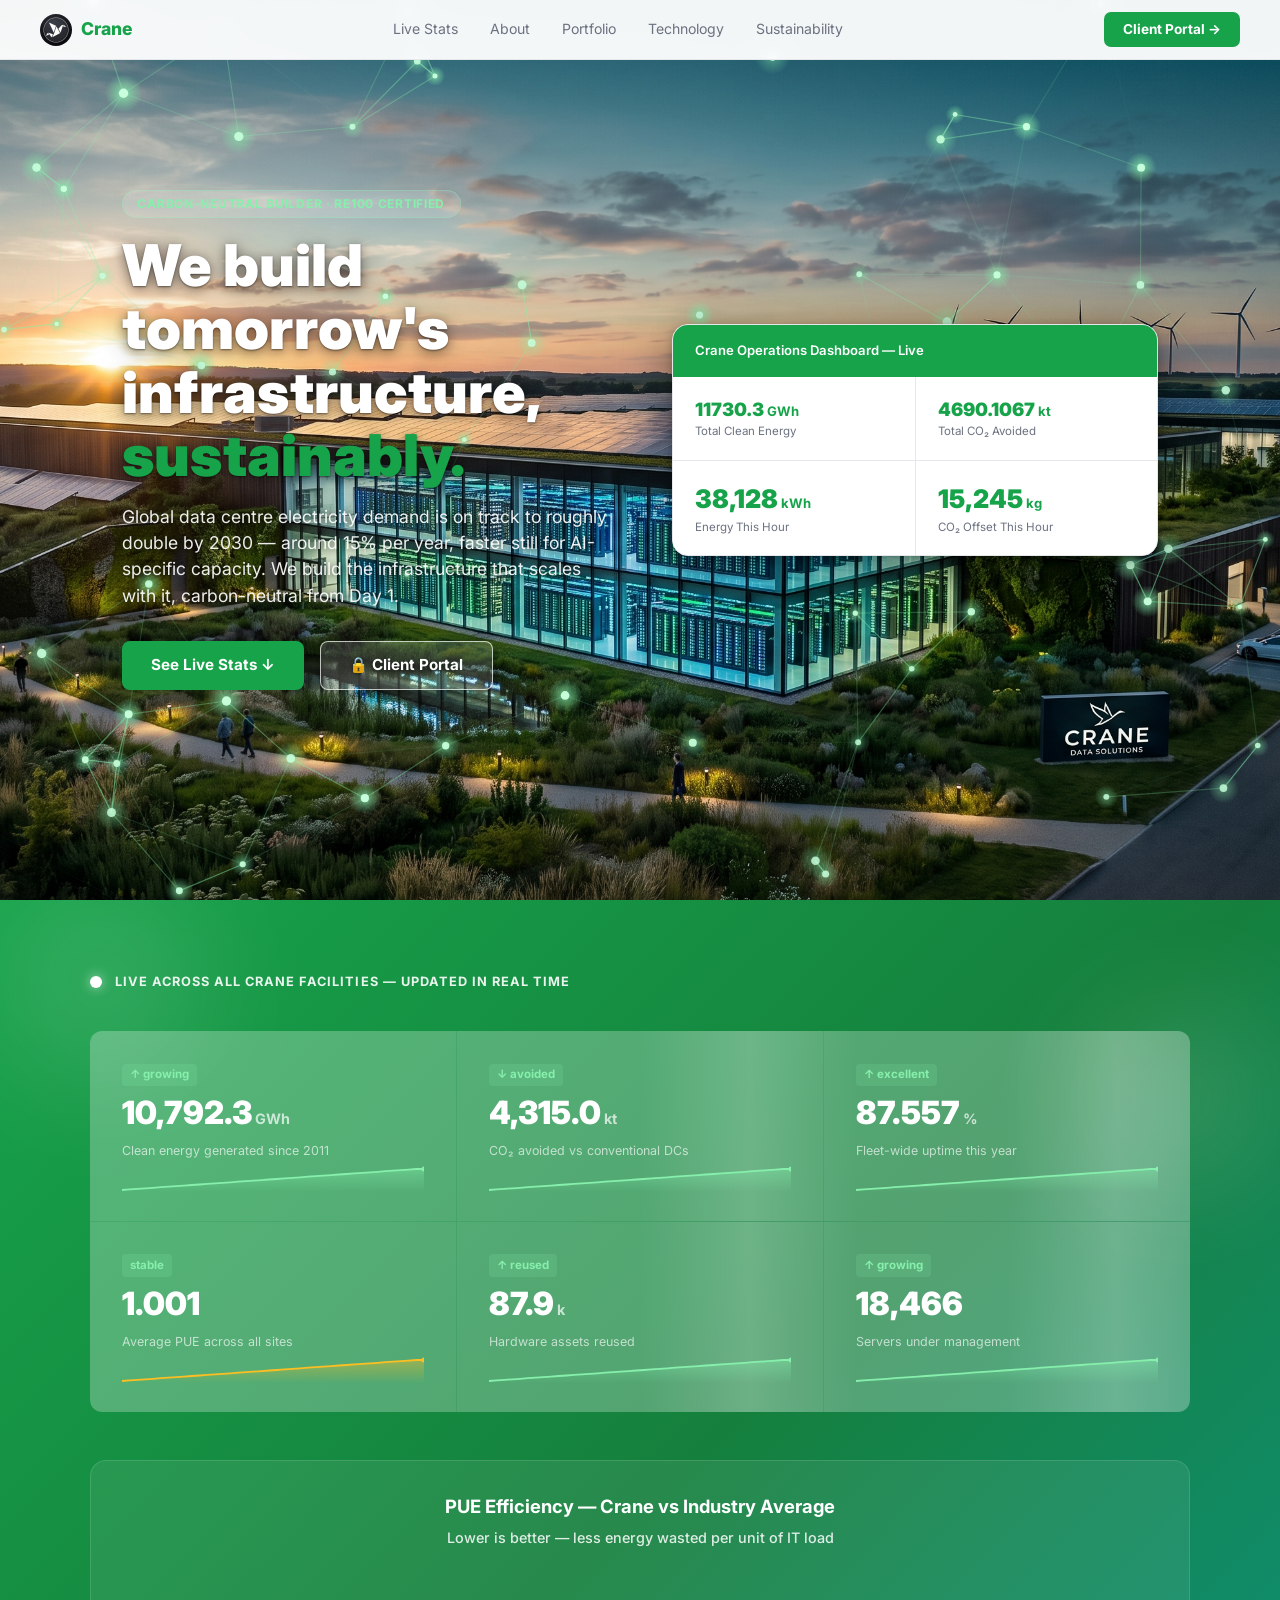
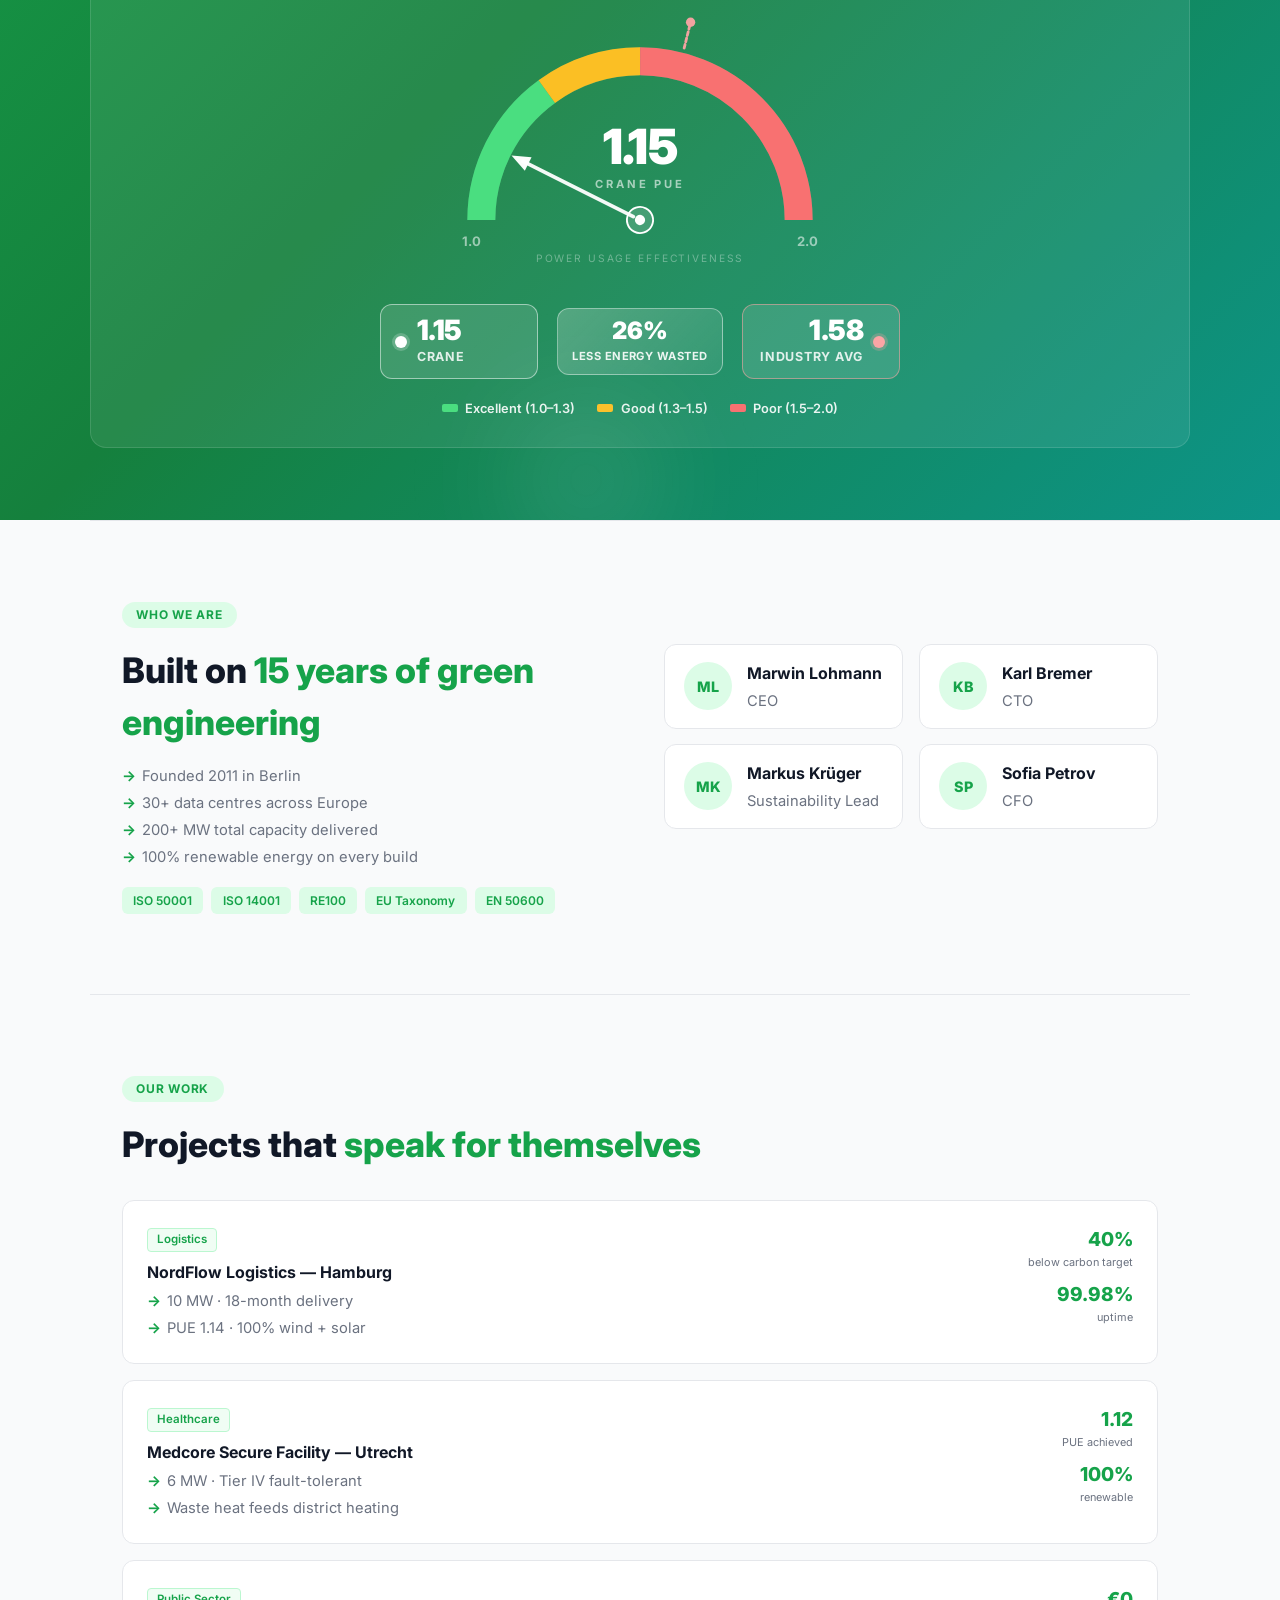
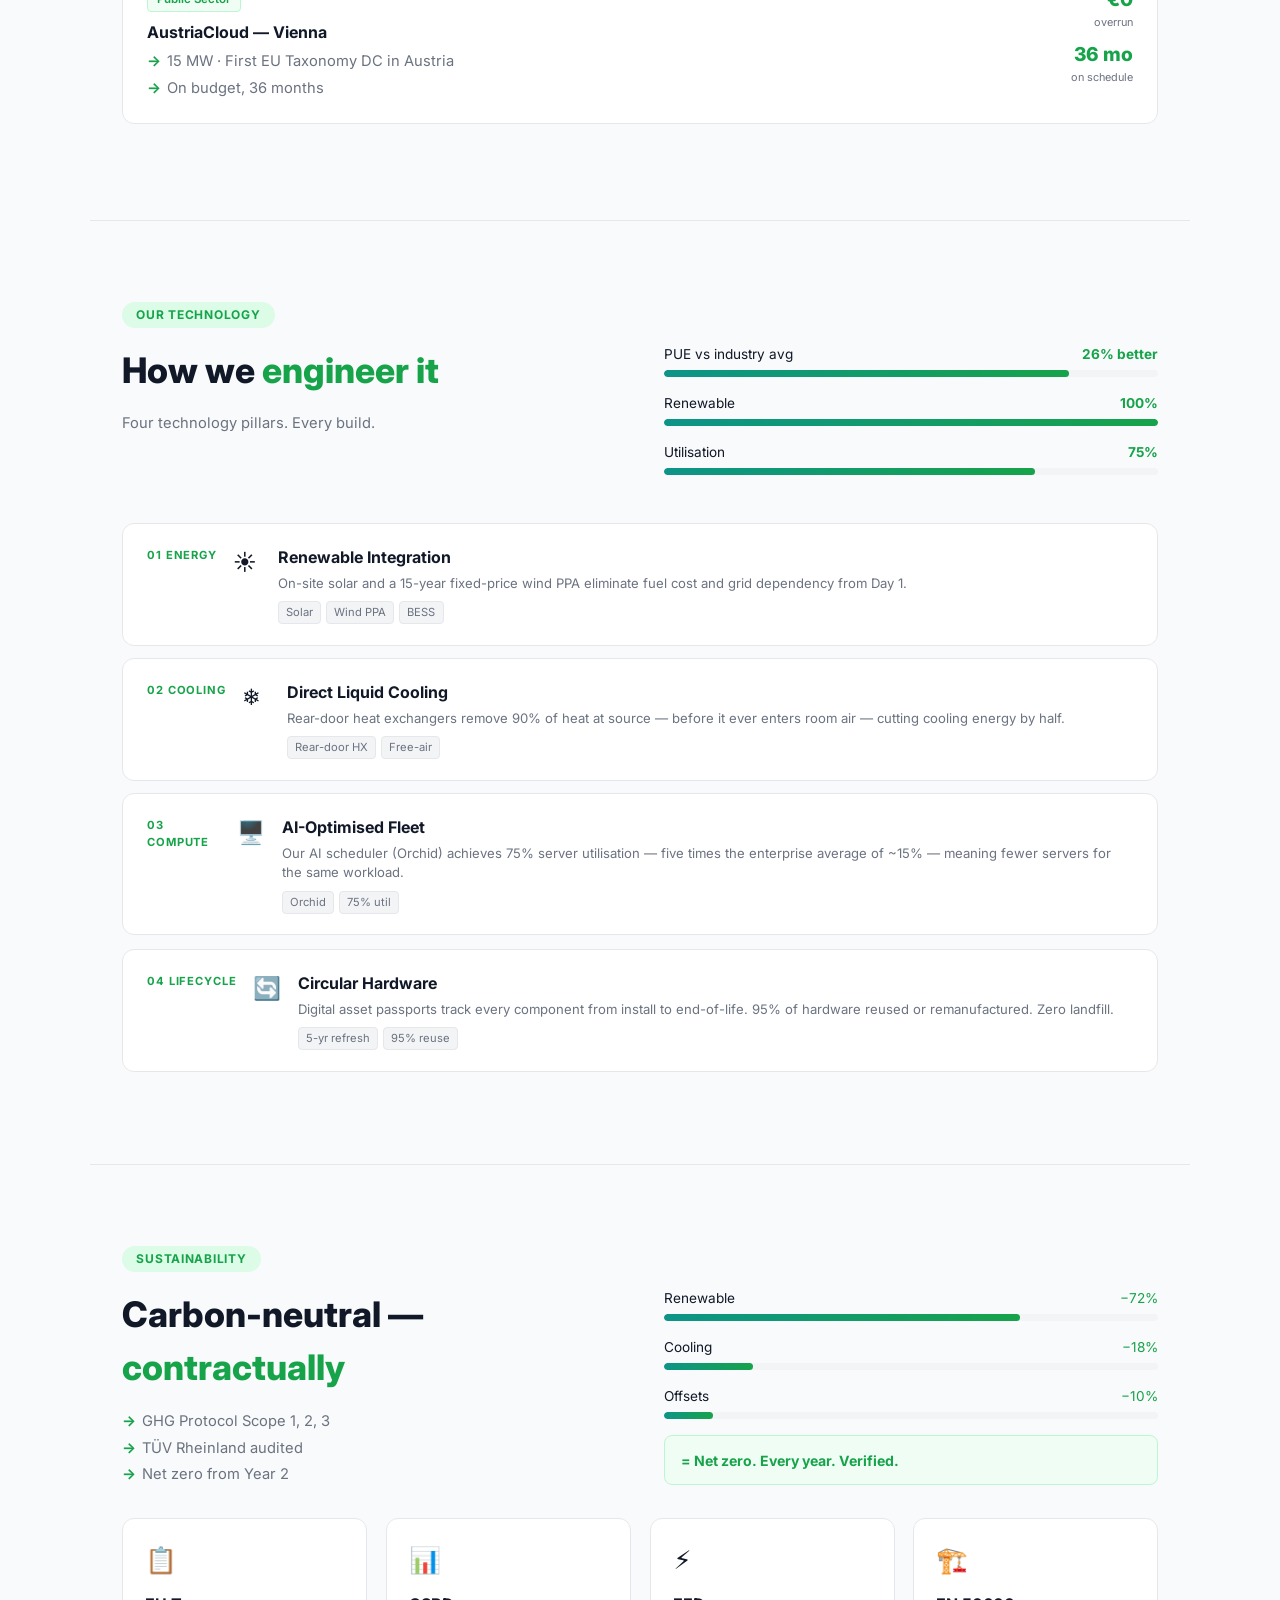
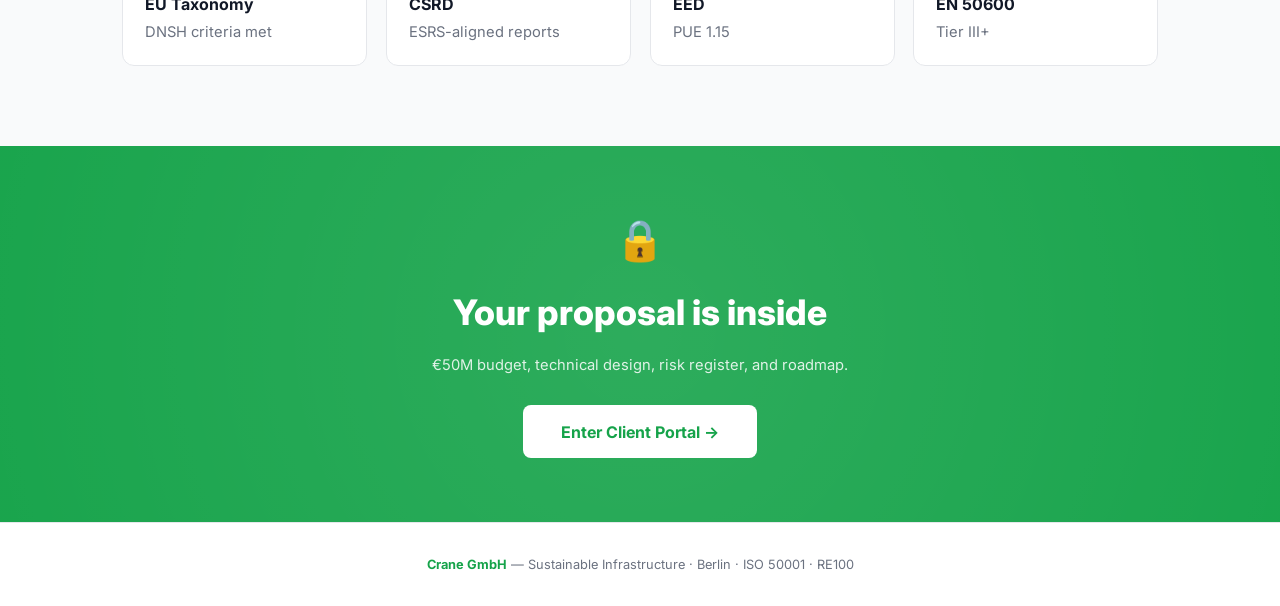
<file: index.html>
<!DOCTYPE html>
<html lang="en">
<head>
  <meta charset="UTF-8">
  <meta name="viewport" content="width=device-width, initial-scale=1.0">
  <title>Crane — Sustainable Data Centre Infrastructure</title>
  <link rel="stylesheet" href="styles.css">
  <style>
    /* Hero with background image */
    #hero {
      background: linear-gradient(105deg, rgba(0,0,0,0.88) 0%, rgba(0,0,0,0.78) 50%, rgba(0,0,0,0.55) 100%);
      max-width: 100%;
      margin-left: 0;
      margin-right: 0;
      position: relative;
      overflow: hidden;
      isolation: isolate;
    }
    #hero::before {
      content: '';
      position: absolute;
      inset: -5%;
      background: url('Background_generated.jpg') center / cover no-repeat;
      z-index: -1;
      animation: kenBurns 20s ease-out infinite alternate;
    }
    #hero h1 { color: #fff; text-shadow: 0 1px 2px rgba(0,0,0,0.45), 0 2px 12px rgba(0,0,0,0.4), 0 4px 24px rgba(0,0,0,0.3); }
    #hero .hero-sub { color: rgba(255,255,255,0.92); text-shadow: 0 1px 8px rgba(0,0,0,0.8); }
    #hero .hero-card { box-shadow: 0 8px 48px rgba(0,0,0,0.4), 0 2px 8px rgba(0,0,0,0.2); }
    #hero .pill { background: rgba(255,255,255,0.15); color: #86efac; border: 1px solid rgba(134,239,172,0.3); }
    #hero .btn-outline { background: rgba(255,255,255,0.15); border-color: rgba(255,255,255,0.7); color: #fff; font-weight: 700; text-shadow: 0 1px 4px rgba(0,0,0,0.6); box-shadow: 0 2px 12px rgba(0,0,0,0.3); }
    #hero .btn-outline:hover { background: #fff; border-color: #fff; color: var(--green); text-shadow: none; }
  </style>
</head>
<body>

<nav>
  <a href="#" class="nav-logo">
    <img src="crane_logo.jpg" alt="Crane logo" width="32" height="32" style="border-radius:50%;object-fit:cover">
    Crane
  </a>
  <ul class="nav-links">
    <li><a href="#live-stats">Live Stats</a></li>
    <li><a href="#about">About</a></li>
    <li><a href="#portfolio">Portfolio</a></li>
    <li><a href="#technology">Technology</a></li>
    <li><a href="#sustainability">Sustainability</a></li>
  </ul>
  <a href="portal.html" class="nav-cta">Client Portal →</a>
  <button class="nav-hamburger" id="hamburger" aria-label="Open menu" aria-expanded="false">
    <span></span><span></span><span></span>
  </button>
</nav>

<div class="mobile-nav-overlay" id="mobile-nav">
  <a href="#live-stats" onclick="closeMobileNav()">Live Stats</a>
  <a href="#about" onclick="closeMobileNav()">About</a>
  <a href="#portfolio" onclick="closeMobileNav()">Portfolio</a>
  <a href="#technology" onclick="closeMobileNav()">Technology</a>
  <a href="#sustainability" onclick="closeMobileNav()">Sustainability</a>
  <a href="portal.html" class="nav-cta">Client Portal →</a>
</div>

<!-- HERO with Background Image -->
<div class="section" id="hero">
  <canvas id="hero-canvas" aria-hidden="true"></canvas>
  <div class="hero-grid">
    <div>
      <div class="pill">Carbon-Neutral Builder · RE100 Certified</div>
      <h1>We build tomorrow's infrastructure,<br><span class="hl">sustainably.</span></h1>
      <p class="hero-sub">Global data centre electricity demand is on track to roughly double by 2030 — around 15% per year, faster still for AI-specific capacity. We build the infrastructure that scales with it, carbon-neutral from Day 1.</p>
      <div class="cta-row">
        <a href="#live-stats" class="btn btn-primary">See Live Stats ↓</a>
        <a href="portal.html" class="btn btn-outline">🔒 Client Portal</a>
      </div>
    </div>
    <div>
      <div class="hero-card">
        <div class="hero-card-header">Crane Operations Dashboard — Live</div>
        <div class="hero-stats">
          <div class="stat"><div class="stat-num" style="font-size:1.15rem"><span id="hero-gwh">0.00000</span><span style="font-size:.82rem;font-weight:700;color:var(--green);margin-left:3px">GWh</span></div><div class="stat-lbl">Total Clean Energy</div></div>
          <div class="stat"><div class="stat-num" style="font-size:1.15rem"><span id="hero-co2">0.0000</span><span style="font-size:.82rem;font-weight:700;color:var(--green);margin-left:3px">kt</span></div><div class="stat-lbl">Total CO₂ Avoided</div></div>
          <div class="stat"><div class="stat-num"><span id="hero-kwh-hr">0</span><span style="font-size:.82rem;font-weight:700;color:var(--green);margin-left:3px">kWh</span></div><div class="stat-lbl">Energy This Hour</div></div>
          <div class="stat"><div class="stat-num"><span id="hero-co2-hr">0</span><span style="font-size:.82rem;font-weight:700;color:var(--green);margin-left:3px">kg</span></div><div class="stat-lbl">CO₂ Offset This Hour</div></div>
        </div>
      </div>
    </div>
  </div>
</div>

<!-- LIVE STATS -->
<div id="live-stats">
  <!-- Ambient floating orbs -->
  <div class="live-orb" style="width:320px;height:320px;top:-80px;left:-60px;animation:orbDrift1 22s ease-in-out infinite;"></div>
  <div class="live-orb" style="width:280px;height:280px;top:60px;right:-40px;animation:orbDrift2 28s ease-in-out 4s infinite;"></div>
  <div class="live-orb" style="width:200px;height:200px;bottom:-60px;left:38%;animation:orbDrift3 18s ease-in-out 9s infinite;"></div>
  <div class="live-stats-inner">
    <div class="live-stats-header"><div class="live-dot"></div><span class="live-label">Live across all Crane facilities — updated in real time</span></div>
    <div class="stats-grid">
      <div class="stat-tile"><div class="stat-tile-delta">↑ growing</div><div class="stat-tile-num"><span id="stat-kwh">10,690.4</span><span class="stat-tile-unit">GWh</span></div><div class="stat-tile-label">Clean energy generated since 2011</div><svg class="stat-sparkline" id="spark-kwh"></svg></div>
      <div class="stat-tile"><div class="stat-tile-delta">↓ avoided</div><div class="stat-tile-num"><span id="stat-co2">4,274.2</span><span class="stat-tile-unit">kt</span></div><div class="stat-tile-label">CO₂ avoided vs conventional DCs</div><svg class="stat-sparkline" id="spark-co2"></svg></div>
      <div class="stat-tile"><div class="stat-tile-delta">↑ excellent</div><div class="stat-tile-num"><span id="stat-uptime">99.994</span><span class="stat-tile-unit">%</span></div><div class="stat-tile-label">Fleet-wide uptime this year</div><svg class="stat-sparkline" id="spark-uptime"></svg></div>
      <div class="stat-tile"><div class="stat-tile-delta">stable</div><div class="stat-tile-num"><span id="stat-pue">1.150</span></div><div class="stat-tile-label">Average PUE across all sites</div><svg class="stat-sparkline" id="spark-pue"></svg></div>
      <div class="stat-tile"><div class="stat-tile-delta">↑ reused</div><div class="stat-tile-num"><span id="stat-hw">87.1</span><span class="stat-tile-unit">k</span></div><div class="stat-tile-label">Hardware assets reused</div><svg class="stat-sparkline" id="spark-hw"></svg></div>
      <div class="stat-tile"><div class="stat-tile-delta">↑ growing</div><div class="stat-tile-num"><span id="stat-servers">18,400</span></div><div class="stat-tile-label">Servers under management</div><svg class="stat-sparkline" id="spark-servers"></svg></div>
    </div>
    <div class="pue-card">
      <div class="pue-card-head">
        <h3>PUE Efficiency — Crane vs Industry Average</h3>
        <p>Lower is better — less energy wasted per unit of IT load</p>
      </div>

      <svg id="pue-gauge" viewBox="0 0 600 340" style="width:100%;max-width:560px;display:block;margin:0 auto;" aria-label="PUE gauge: Crane 1.15 vs industry average 1.58" role="img">
        <!-- Background track -->
        <path d="M 130,270 A 170,170 0 0,1 470,270" fill="none" stroke="rgba(255,255,255,.12)" stroke-width="30" stroke-linecap="butt"/>
        <!-- Green zone 1.0–1.3 -->
        <path d="M 130,270 A 170,170 0 0,1 470,270" fill="none" stroke="#4ade80" stroke-width="30" stroke-dasharray="160.22 373.85" stroke-dashoffset="0" stroke-linecap="butt"/>
        <!-- Amber zone 1.3–1.5 -->
        <path d="M 130,270 A 170,170 0 0,1 470,270" fill="none" stroke="#fbbf24" stroke-width="30" stroke-dasharray="106.81 427.26" stroke-dashoffset="-160.22" stroke-linecap="butt"/>
        <!-- Red zone 1.5–2.0 -->
        <path d="M 130,270 A 170,170 0 0,1 470,270" fill="none" stroke="#f87171" stroke-width="30" stroke-dasharray="267.04 267.03" stroke-dashoffset="-267.03" stroke-linecap="butt"/>

        <!-- Industry-avg marker: dashed red pointer at PUE 1.58 (θ = +14.4° from top of arc) -->
        <!-- Line runs from just outside the arc (R≈190) to R≈218; dot at outer end -->
        <g opacity="0.95">
          <line x1="347.3" y1="85.9" x2="354.2" y2="58.1" stroke="#fca5a5" stroke-width="3" stroke-linecap="round" stroke-dasharray="4 3"/>
          <circle cx="354.2" cy="58.1" r="5" fill="#fca5a5"/>
        </g>

        <!-- End tick labels for scale -->
        <text x="120" y="298" text-anchor="middle" fill="rgba(255,255,255,.55)" font-size="14" font-weight="700" font-family="Inter,sans-serif">1.0</text>
        <text x="480" y="298" text-anchor="middle" fill="rgba(255,255,255,.55)" font-size="14" font-weight="700" font-family="Inter,sans-serif">2.0</text>
        <text x="300" y="315" text-anchor="middle" fill="rgba(255,255,255,.35)" font-size="11" letter-spacing="2" font-family="Inter,sans-serif">POWER USAGE EFFECTIVENESS</text>

        <!-- Needle (animated via JS) — Crane 1.15 -->
        <g id="pue-needle">
          <line x1="300" y1="130" x2="300" y2="262" stroke="rgba(255,255,255,.95)" stroke-width="4" stroke-linecap="round"/>
          <polygon points="300,116 292,136 308,136" fill="white" opacity="0.98"/>
          <circle cx="300" cy="270" r="14" fill="rgba(255,255,255,.15)" stroke="white" stroke-width="2"/>
          <circle cx="300" cy="270" r="5.5" fill="white"/>
        </g>

        <!-- Centre readout -->
        <text x="300" y="210" text-anchor="middle" fill="white" font-size="52" font-weight="900" font-family="Inter,sans-serif" letter-spacing="-1">1.15</text>
        <text x="300" y="236" text-anchor="middle" fill="rgba(255,255,255,.6)" font-size="12" font-weight="700" letter-spacing="3" font-family="Inter,sans-serif">CRANE PUE</text>
      </svg>

      <!-- Comparison strip: HTML (scales cleanly on mobile) -->
      <div class="pue-compare">
        <div class="pue-chip pue-chip-crane">
          <div class="pue-chip-dot"></div>
          <div class="pue-chip-body">
            <div class="pue-chip-val">1.15</div>
            <div class="pue-chip-lbl">Crane</div>
          </div>
        </div>
        <div class="pue-delta">
          <div class="pue-delta-num">26%</div>
          <div class="pue-delta-lbl">less energy wasted</div>
        </div>
        <div class="pue-chip pue-chip-industry">
          <div class="pue-chip-dot"></div>
          <div class="pue-chip-body">
            <div class="pue-chip-val">1.58</div>
            <div class="pue-chip-lbl">Industry avg</div>
          </div>
        </div>
      </div>

      <!-- Legend -->
      <div class="pue-legend">
        <div class="pue-legend-item"><span class="pue-legend-sw" style="background:#4ade80"></span>Excellent (1.0–1.3)</div>
        <div class="pue-legend-item"><span class="pue-legend-sw" style="background:#fbbf24"></span>Good (1.3–1.5)</div>
        <div class="pue-legend-item"><span class="pue-legend-sw" style="background:#f87171"></span>Poor (1.5–2.0)</div>
      </div>
    </div>
  </div>
</div>

<div class="divider"></div>

<!-- ABOUT -->
<div class="section fade" id="about">
  <div class="pill">Who We Are</div>
  <div class="two-col">
    <div>
      <h2>Built on <span class="hl">15 years of green engineering</span></h2>
      <ul class="bullet"><li>Founded 2011 in Berlin</li><li>30+ data centres across Europe</li><li>200+ MW total capacity delivered</li><li>100% renewable energy on every build</li></ul>
      <div class="cert-row"><span class="cert">ISO 50001</span><span class="cert">ISO 14001</span><span class="cert">RE100</span><span class="cert">EU Taxonomy</span><span class="cert">EN 50600</span></div>
    </div>
    <div class="team-grid">
      <div class="team-card"><div class="team-av">ML</div><div><h3>Marwin Lohmann</h3><p>CEO</p></div></div>
      <div class="team-card"><div class="team-av">KB</div><div><h3>Karl Bremer</h3><p>CTO</p></div></div>
      <div class="team-card"><div class="team-av">MK</div><div><h3>Markus Krüger</h3><p>Sustainability Lead</p></div></div>
      <div class="team-card"><div class="team-av">SP</div><div><h3>Sofia Petrov</h3><p>CFO</p></div></div>
    </div>
  </div>
</div>

<div class="divider"></div>

<!-- PORTFOLIO -->
<div class="section fade" id="portfolio">
  <div class="pill">Our Work</div>
  <h2>Projects that <span class="hl">speak for themselves</span></h2>
  <div class="proj-card" style="margin-top:1.8rem"><div><span class="proj-tag">Logistics</span><h3>NordFlow Logistics — Hamburg</h3><ul class="bullet"><li>10 MW · 18-month delivery</li><li>PUE 1.14 · 100% wind + solar</li></ul></div><div class="proj-stats"><div><div class="ps-num">40%</div><div class="ps-lbl">below carbon target</div></div><div><div class="ps-num">99.98%</div><div class="ps-lbl">uptime</div></div></div></div>
  <div class="proj-card"><div><span class="proj-tag">Healthcare</span><h3>Medcore Secure Facility — Utrecht</h3><ul class="bullet"><li>6 MW · Tier IV fault-tolerant</li><li>Waste heat feeds district heating</li></ul></div><div class="proj-stats"><div><div class="ps-num">1.12</div><div class="ps-lbl">PUE achieved</div></div><div><div class="ps-num">100%</div><div class="ps-lbl">renewable</div></div></div></div>
  <div class="proj-card"><div><span class="proj-tag">Public Sector</span><h3>AustriaCloud — Vienna</h3><ul class="bullet"><li>15 MW · First EU Taxonomy DC in Austria</li><li>On budget, 36 months</li></ul></div><div class="proj-stats"><div><div class="ps-num">€0</div><div class="ps-lbl">overrun</div></div><div><div class="ps-num">36 mo</div><div class="ps-lbl">on schedule</div></div></div></div>
</div>

<div class="divider"></div>

<!-- TECHNOLOGY -->
<div class="section fade" id="technology">
  <div class="pill">Our Technology</div>
  <div class="two-col" style="margin-bottom:2rem">
    <div><h2>How we <span class="hl">engineer it</span></h2><p>Four technology pillars. Every build.</p></div>
    <div>
      <div class="bar-row"><div class="bar-hdr"><span>PUE vs industry avg</span><span style="color:#16a34a;font-weight:700">26% better</span></div><div class="bar-track"><div class="bar-fill" style="width:82%"></div></div></div>
      <div class="bar-row"><div class="bar-hdr"><span>Renewable</span><span style="color:#16a34a;font-weight:700">100%</span></div><div class="bar-track"><div class="bar-fill" style="width:100%"></div></div></div>
      <div class="bar-row"><div class="bar-hdr"><span>Utilisation</span><span style="color:#16a34a;font-weight:700">75%</span></div><div class="bar-track"><div class="bar-fill" style="width:75%"></div></div></div>
    </div>
  </div>
  <div class="pillar"><span class="pillar-num">01 Energy</span><span class="pillar-icon">☀️</span><div><h3>Renewable Integration</h3><p style="font-size:.82rem;margin:.3rem 0 .5rem">On-site solar and a 15-year fixed-price wind PPA eliminate fuel cost and grid dependency from Day 1.</p><div class="chips"><span class="chip">Solar</span><span class="chip">Wind PPA</span><span class="chip">BESS</span></div></div></div>
  <div class="pillar"><span class="pillar-num">02 Cooling</span><span class="pillar-icon">❄️</span><div><h3>Direct Liquid Cooling</h3><p style="font-size:.82rem;margin:.3rem 0 .5rem">Rear-door heat exchangers remove 90% of heat at source — before it ever enters room air — cutting cooling energy by half.</p><div class="chips"><span class="chip">Rear-door HX</span><span class="chip">Free-air</span></div></div></div>
  <div class="pillar"><span class="pillar-num">03 Compute</span><span class="pillar-icon">🖥️</span><div><h3>AI-Optimised Fleet</h3><p style="font-size:.82rem;margin:.3rem 0 .5rem">Our AI scheduler (Orchid) achieves 75% server utilisation — five times the enterprise average of ~15% — meaning fewer servers for the same workload.</p><div class="chips"><span class="chip">Orchid</span><span class="chip">75% util</span></div></div></div>
  <div class="pillar"><span class="pillar-num">04 Lifecycle</span><span class="pillar-icon">🔄</span><div><h3>Circular Hardware</h3><p style="font-size:.82rem;margin:.3rem 0 .5rem">Digital asset passports track every component from install to end-of-life. 95% of hardware reused or remanufactured. Zero landfill.</p><div class="chips"><span class="chip">5-yr refresh</span><span class="chip">95% reuse</span></div></div></div>
</div>

<div class="divider"></div>

<!-- SUSTAINABILITY -->
<div class="section fade" id="sustainability">
  <div class="pill">Sustainability</div>
  <div class="two-col">
    <div><h2>Carbon-neutral — <span class="hl">contractually</span></h2><ul class="bullet" style="margin-top:.8rem"><li>GHG Protocol Scope 1, 2, 3</li><li>TÜV Rheinland audited</li><li>Net zero from Year 2</li></ul></div>
    <div>
      <div class="bar-row"><div class="bar-hdr"><span>Renewable</span><span style="color:#16a34a">−72%</span></div><div class="bar-track"><div class="bar-fill" style="width:72%"></div></div></div>
      <div class="bar-row"><div class="bar-hdr"><span>Cooling</span><span style="color:#16a34a">−18%</span></div><div class="bar-track"><div class="bar-fill" style="width:18%"></div></div></div>
      <div class="bar-row"><div class="bar-hdr"><span>Offsets</span><span style="color:#16a34a">−10%</span></div><div class="bar-track"><div class="bar-fill" style="width:10%"></div></div></div>
      <div style="background:#f0fdf4;border:1px solid #bbf7d0;border-radius:8px;padding:.85rem 1rem;margin-top:.5rem;font-size:.88rem"><strong style="color:#16a34a">= Net zero. Every year. Verified.</strong></div>
    </div>
  </div>
  <div class="cards" style="margin-top:2rem">
    <div class="card"><div class="card-icon">📋</div><h3>EU Taxonomy</h3><p>DNSH criteria met</p></div>
    <div class="card"><div class="card-icon">📊</div><h3>CSRD</h3><p>ESRS-aligned reports</p></div>
    <div class="card"><div class="card-icon">⚡</div><h3>EED</h3><p>PUE 1.15</p></div>
    <div class="card"><div class="card-icon">🏗️</div><h3>EN 50600</h3><p>Tier III+</p></div>
  </div>
</div>

<!-- PORTAL CTA -->
<div id="portal-cta">
  <div class="portal-box">
    <div style="font-size:2.5rem;margin-bottom:1rem">🔒</div>
    <h2>Your proposal is inside</h2>
    <p style="margin-bottom:1.8rem">€50M budget, technical design, risk register, and roadmap.</p>
    <a href="portal.html" class="btn" style="background:#fff;color:#16a34a;font-size:1rem;padding:.9rem 2.4rem">Enter Client Portal →</a>
  </div>
</div>

<footer><strong style="color:#16a34a">Crane GmbH</strong> — Sustainable Infrastructure · Berlin · ISO 50001 · RE100</footer>

<button id="scroll-top" aria-label="Back to top" onclick="window.scrollTo({top:0,behavior:'smooth'})">↑</button>

<script>
// Generic count-up utility
function countUp(el, from, to, duration, fmtFn) {
  const start = performance.now();
  function step(now) {
    const t = Math.min((now - start) / duration, 1);
    const eased = 1 - Math.pow(1 - t, 3); // easeOutCubic
    const val = from + (to - from) * eased;
    el.textContent = fmtFn(val);
    if (t < 1) requestAnimationFrame(step);
  }
  requestAnimationFrame(step);
}

// Fade-in observer
const obs = new IntersectionObserver(es => es.forEach(e => { if(e.isIntersecting) e.target.classList.add('on'); }), {threshold:.08});
document.querySelectorAll('.fade').forEach(el => obs.observe(el));

// Hero stat count-up then live tick
window.addEventListener('load', () => {
  const EPOCH = 1293840000;
  // Rates per second (consistent with the live-stats section)
  const GWH_RATE    = 0.00002334;   // GWh/s  → visible at 5 dp
  const CO2_RATE    = 0.000009332;  // kt/s   → visible at 4 dp
  // "This hour" metrics: energy per second → kWh (1 GWh = 1,000,000 kWh)
  const KWH_HR_RATE = GWH_RATE * 1e6; // ≈ 23.34 kWh/s
  // CO₂ offset per second → kg (1 kt = 1,000,000 kg)
  const CO2_HR_RATE = CO2_RATE * 1e6; // ≈ 9.33 kg/s

  function frac() { return Date.now() / 1000 - EPOCH; }
  function hrSec() { return (Date.now() / 1000) % 3600; } // seconds into current hour

  // Count-up from 0 to current value
  const f0 = frac();
  countUp(document.getElementById('hero-gwh'),    0, f0 * GWH_RATE,    2000, v => v.toFixed(1));
  countUp(document.getElementById('hero-co2'),    0, f0 * CO2_RATE,    2000, v => v.toFixed(4));
  countUp(document.getElementById('hero-kwh-hr'),  0, hrSec() * KWH_HR_RATE, 2000, v => Math.round(v).toLocaleString('en-US'));
  countUp(document.getElementById('hero-co2-hr'),  0, hrSec() * CO2_HR_RATE, 2000, v => Math.round(v).toLocaleString('en-US'));

  // After count-up finishes, tick every 100 ms so all 4 change continuously
  setTimeout(() => {
    setInterval(() => {
      const f  = frac();
      const hs = hrSec();
      document.getElementById('hero-gwh').textContent    = (f  * GWH_RATE).toFixed(1);
      document.getElementById('hero-co2').textContent    = (f  * CO2_RATE).toFixed(4);
      document.getElementById('hero-kwh-hr').textContent = Math.round(hs * KWH_HR_RATE).toLocaleString('en-US');
      document.getElementById('hero-co2-hr').textContent = Math.round(hs * CO2_HR_RATE).toLocaleString('en-US');
    }, 100);
  }, 2200);
});

// Live stats — count-up on first scroll-into-view, then handoff to live tick
const EPOCH = 1293840000;
function fmt(n, dec = 0) { return n.toLocaleString('en-US', { minimumFractionDigits: dec, maximumFractionDigits: dec }); }

let liveTickActive = false;
function tick() {
  if (!liveTickActive) return;
  const frac = Date.now() / 1000 - EPOCH;
  document.getElementById('stat-kwh').textContent = fmt(frac * 0.00002334, 1);
  document.getElementById('stat-co2').textContent = fmt(frac * 0.000009332, 1);
  document.getElementById('stat-uptime').textContent = (99.994 + 0.003 * Math.sin(2 * Math.PI * frac / 604800)).toFixed(3);
  document.getElementById('stat-pue').textContent = (1.150 + 0.015 * Math.sin(2 * Math.PI * frac / 31557600)).toFixed(3);
  document.getElementById('stat-hw').textContent = fmt(frac * 0.000000190, 1);
  document.getElementById('stat-servers').textContent = fmt(Math.round(1200 + frac * 0.00003755));
}

// Compute current live targets for count-up finale
function liveTargets() {
  const frac = Date.now() / 1000 - EPOCH;
  return {
    kwh:     frac * 0.00002334,
    co2:     frac * 0.000009332,
    uptime:  99.994 + 0.003 * Math.sin(2 * Math.PI * frac / 604800),
    pue:     1.150 + 0.015 * Math.sin(2 * Math.PI * frac / 31557600),
    hw:      frac * 0.000000190,
    servers: Math.round(1200 + frac * 0.00003755),
  };
}

const liveObs = new IntersectionObserver(entries => {
  if (entries[0].isIntersecting) {
    const t = liveTargets();
    countUp(document.getElementById('stat-kwh'),     0, t.kwh,     2200, v => fmt(v, 1));
    countUp(document.getElementById('stat-co2'),     0, t.co2,     2200, v => fmt(v, 1));
    countUp(document.getElementById('stat-uptime'),  0, t.uptime,  2500, v => v.toFixed(3));
    countUp(document.getElementById('stat-pue'),     0, t.pue,     2500, v => v.toFixed(3));
    countUp(document.getElementById('stat-hw'),      0, t.hw,      2200, v => fmt(v, 1));
    countUp(document.getElementById('stat-servers'), 0, t.servers, 2200, v => fmt(Math.round(v)));
    // After count-up finishes, hand off to live tick
    setTimeout(() => { liveTickActive = true; setInterval(tick, 250); }, 2600);
    liveObs.disconnect();
  }
}, { threshold: 0.25 });
liveObs.observe(document.getElementById('live-stats'));

// Bar-fill scroll animation
const barObs = new IntersectionObserver(entries => {
  entries.forEach(e => {
    if (e.isIntersecting) {
      const fill = e.target.querySelector('.bar-fill');
      if (fill && !fill.dataset.animated) {
        const target = fill.style.width;
        fill.style.width = '0%';
        fill.dataset.animated = '1';
        requestAnimationFrame(() => {
          fill.style.transition = 'width 1.4s cubic-bezier(.16,1,.3,1)';
          fill.style.width = target;
        });
      }
      barObs.unobserve(e.target);
    }
  });
}, { threshold: 0.3 });
document.querySelectorAll('.bar-row').forEach(el => barObs.observe(el));

// Stagger animation for cards/pillars/proj-cards
const staggerObs = new IntersectionObserver(entries => {
  entries.forEach((e, i) => {
    if (e.isIntersecting) {
      const siblings = Array.from(e.target.parentNode.children).filter(c => c.matches('.card, .pillar, .proj-card, .team-card, .stat-tile'));
      const idx = siblings.indexOf(e.target);
      e.target.style.animationDelay = `${idx * 80}ms`;
      e.target.classList.add('stagger-in');
      staggerObs.unobserve(e.target);
    }
  });
}, { threshold: 0.15 });
document.querySelectorAll('.card, .pillar, .proj-card, .team-card, .stat-tile').forEach(el => staggerObs.observe(el));

// PUE Gauge needle animation
(function() {
  const needle = document.getElementById('pue-needle');
  const cx = 300, cy = 270;
  let startTime = null;
  const DURATION = 2200;
  const START_DEG = -90;
  const END_DEG   = -63;

  function easeOutElastic(t) {
    if (t === 0 || t === 1) return t;
    return Math.pow(2, -10 * t) * Math.sin((t - 0.075) * (2 * Math.PI) / 0.3) + 1;
  }
  function setNeedle(deg) {
    needle.setAttribute('transform', `rotate(${deg}, ${cx}, ${cy})`);
  }
  function animate(ts) {
    if (!startTime) startTime = ts;
    const progress = Math.min((ts - startTime) / DURATION, 1);
    const deg = START_DEG + (END_DEG - START_DEG) * easeOutElastic(progress);
    setNeedle(deg);
    if (progress < 1) requestAnimationFrame(animate);
  }
  setNeedle(START_DEG);
  const gaugeObs = new IntersectionObserver(entries => {
    if (entries[0].isIntersecting) {
      startTime = null;
      requestAnimationFrame(animate);
      gaugeObs.disconnect();
    }
  }, { threshold: 0.3 });
  gaugeObs.observe(document.getElementById('live-stats'));
})();

// Hamburger / mobile nav
const hamburger = document.getElementById('hamburger');
const mobileNav = document.getElementById('mobile-nav');
hamburger.addEventListener('click', () => {
  const open = mobileNav.classList.toggle('open');
  hamburger.classList.toggle('open', open);
  hamburger.setAttribute('aria-expanded', open);
  document.body.style.overflow = open ? 'hidden' : '';
});
function closeMobileNav() {
  mobileNav.classList.remove('open');
  hamburger.classList.remove('open');
  hamburger.setAttribute('aria-expanded', 'false');
  document.body.style.overflow = '';
}

// ── CONTINUOUS ANIMATIONS ───────────────────────────────────

// 1. Hero Canvas: floating particle network — prominent version
(function initHeroCanvas() {
  const canvas = document.getElementById('hero-canvas');
  const ctx    = canvas.getContext('2d');
  let W, H, nodes;
  const COUNT = 65, LINK_DIST = 175;

  function resize() {
    const hero = canvas.parentElement;
    W = canvas.width  = hero.offsetWidth;
    H = canvas.height = hero.offsetHeight;
    if (nodes) nodes.forEach(n => {
      n.x = Math.min(n.x, W); n.y = Math.min(n.y, H);
    });
  }

  function makeNode() {
    return {
      x:  Math.random() * W,
      y:  Math.random() * H,
      vx: (Math.random() - .5) * .8,
      vy: (Math.random() - .5) * .8,
      r:  Math.random() * 2.8 + 2.0,
      phase: Math.random() * Math.PI * 2,
    };
  }

  function init() {
    resize();
    nodes = Array.from({ length: COUNT }, makeNode);
  }

  function draw(ts) {
    ctx.clearRect(0, 0, W, H);
    // edges
    for (let i = 0; i < nodes.length; i++) {
      for (let j = i + 1; j < nodes.length; j++) {
        const dx = nodes[i].x - nodes[j].x;
        const dy = nodes[i].y - nodes[j].y;
        const d  = Math.sqrt(dx * dx + dy * dy);
        if (d < LINK_DIST) {
          const a = .75 * (1 - d / LINK_DIST);
          ctx.beginPath();
          ctx.moveTo(nodes[i].x, nodes[i].y);
          ctx.lineTo(nodes[j].x, nodes[j].y);
          ctx.strokeStyle = `rgba(134,239,172,${a.toFixed(2)})`;
          ctx.lineWidth   = 1.2;
          ctx.stroke();
        }
      }
    }
    // nodes with pulsing glow
    for (const n of nodes) {
      const pulse = .5 + .5 * Math.sin((ts / 1000) + n.phase);
      // glow
      const grad = ctx.createRadialGradient(n.x, n.y, 0, n.x, n.y, n.r * 4);
      grad.addColorStop(0,   `rgba(134,239,172,${(.45 + .35 * pulse).toFixed(2)})`);
      grad.addColorStop(1,   'rgba(134,239,172,0)');
      ctx.beginPath();
      ctx.arc(n.x, n.y, n.r * 4, 0, Math.PI * 2);
      ctx.fillStyle = grad;
      ctx.fill();
      // core dot
      ctx.beginPath();
      ctx.arc(n.x, n.y, n.r, 0, Math.PI * 2);
      ctx.fillStyle = `rgba(200,255,220,${(.82 + .18 * pulse).toFixed(2)})`;
      ctx.fill();
    }
  }

  function update() {
    for (const n of nodes) {
      n.x += n.vx; n.y += n.vy;
      if (n.x < 0 || n.x > W) n.vx *= -1;
      if (n.y < 0 || n.y > H) n.vy *= -1;
    }
  }

  function loop(ts) { update(); draw(ts); requestAnimationFrame(loop); }

  init();
  requestAnimationFrame(loop);
  window.addEventListener('resize', init, { passive: true });
})();

// 2. Sparklines — synced to the same live formula as tick()
(function initSparklines() {
  const POINTS = 40;
  const EPOCH  = 1293840000;

  function liveVal(key, frac) {
    switch(key) {
      case 'kwh':     return frac * 0.00002334;
      case 'co2':     return frac * 0.000009332;
      case 'uptime':  return 99.994 + 0.003  * Math.sin(2 * Math.PI * frac / 604800);
      case 'pue':     return 1.150  + 0.015  * Math.sin(2 * Math.PI * frac / 31557600);
      case 'hw':      return frac   * 0.000000190;
      case 'servers': return 1200   + frac   * 0.00003755;
    }
  }

  const configs = [
    { id:'spark-kwh',     key:'kwh',     color:'#86efac' },
    { id:'spark-co2',     key:'co2',     color:'#86efac' },
    { id:'spark-uptime',  key:'uptime',  color:'#86efac' },
    { id:'spark-pue',     key:'pue',     color:'#fbbf24' },
    { id:'spark-hw',      key:'hw',      color:'#86efac' },
    { id:'spark-servers', key:'servers', color:'#86efac' },
  ];

  // Seed history from past 40 ticks (1.2 s each = last 48 s of data)
  const TICK_SEC = 1.2;
  const state = {};
  configs.forEach(cfg => {
    const now = Date.now() / 1000;
    state[cfg.id] = Array.from({ length: POINTS }, (_, i) => {
      const frac = (now - EPOCH) - (POINTS - 1 - i) * TICK_SEC;
      return liveVal(cfg.key, frac);
    });
  });

  function drawSparkline(svg, history, color) {
    const W  = svg.clientWidth  || 200;
    const H  = svg.clientHeight || 26;
    const mn = Math.min(...history);
    const mx = Math.max(...history);
    const rng = mx - mn || 1;
    const pts = history.map((v, i) => {
      const x = (i / (POINTS - 1)) * W;
      const y = H - ((v - mn) / rng) * (H - 5) - 2;
      return `${x.toFixed(1)},${y.toFixed(1)}`;
    });
    const fillD = pts.map((p, i) => (i === 0 ? `M${p}` : `L${p}`)).join(' ')
                + ` L${W},${H} L0,${H} Z`;
    const uid = svg.id;
    svg.innerHTML =
      `<defs><linearGradient id="sg_${uid}" x1="0" y1="0" x2="0" y2="1">
         <stop offset="0%"   stop-color="${color}" stop-opacity=".4"/>
         <stop offset="100%" stop-color="${color}" stop-opacity="0"/>
       </linearGradient></defs>
       <path d="${fillD}" fill="url(#sg_${uid})"/>
       <polyline points="${pts.join(' ')}" fill="none" stroke="${color}" stroke-width="1.8"
         stroke-linejoin="round" stroke-linecap="round"/>
       <circle cx="${pts[pts.length-1].split(',')[0]}" cy="${pts[pts.length-1].split(',')[1]}"
         r="2.5" fill="${color}"/>`;
  }

  function tickSparklines() {
    const frac = Date.now() / 1000 - EPOCH;
    configs.forEach(cfg => {
      const history = state[cfg.id];
      history.shift();
      history.push(liveVal(cfg.key, frac));
      const svg = document.getElementById(cfg.id);
      if (svg) drawSparkline(svg, history, cfg.color);
    });
  }

  // Draw immediately once visible to avoid blank SVGs
  const sparkObs = new IntersectionObserver(entries => {
    if (entries[0].isIntersecting) {
      tickSparklines();
      sparkObs.disconnect();
    }
  }, { threshold: 0.1 });
  sparkObs.observe(document.getElementById('live-stats'));

  setInterval(tickSparklines, Math.round(TICK_SEC * 1000));
})();

// Scroll-to-top visibility
const scrollBtn = document.getElementById('scroll-top');
window.addEventListener('scroll', () => {
  scrollBtn.classList.toggle('visible', window.scrollY > 400);
}, { passive: true });
</script>
</body>
</html>
</file>
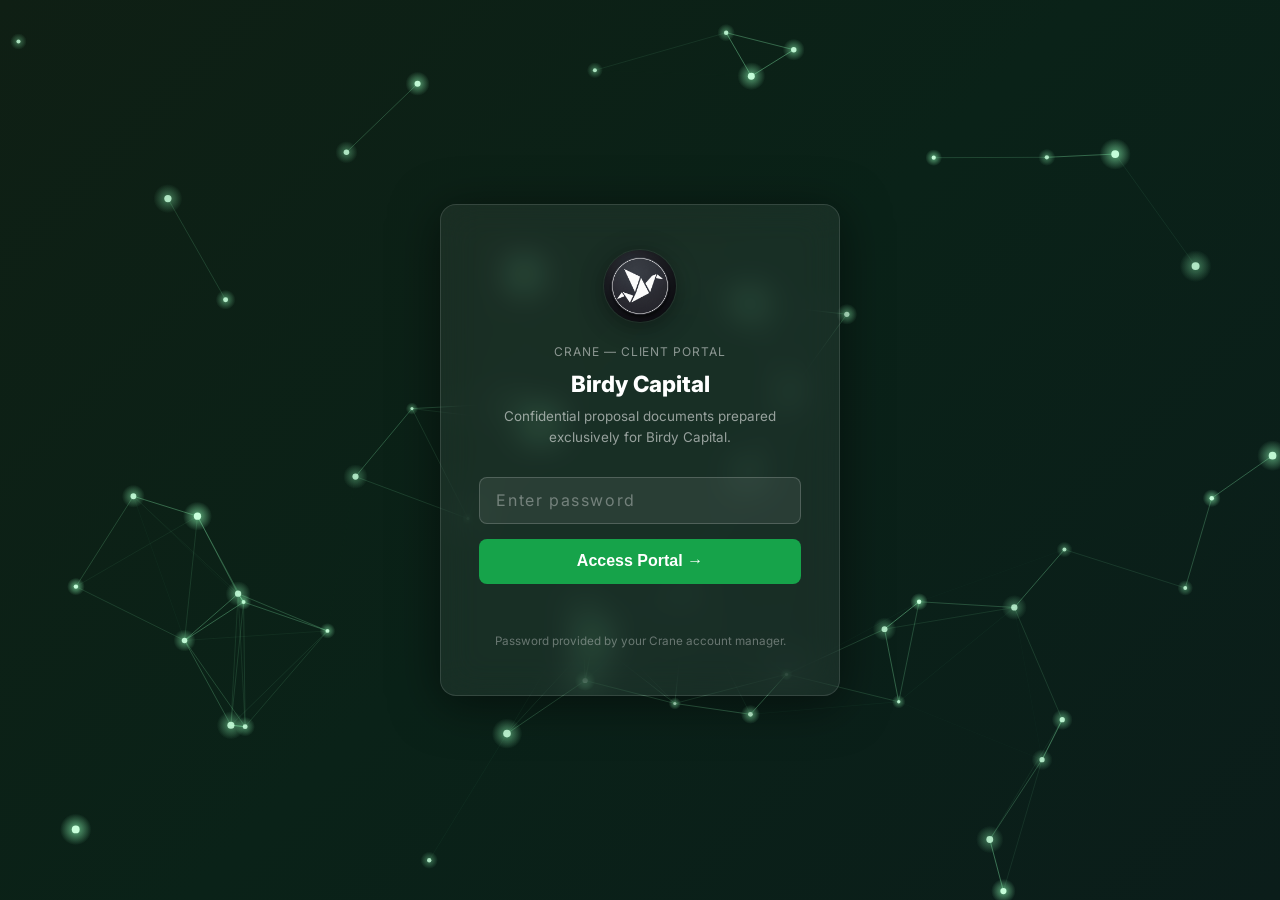
<file: portal.html>
<!DOCTYPE html>
<html lang="en">
<head>
  <meta charset="UTF-8" />
  <meta name="viewport" content="width=device-width, initial-scale=1.0" />
  <title>Client Portal — Crane × Birdy Capital</title>
  <link rel="preconnect" href="https://fonts.googleapis.com">
  <link rel="preconnect" href="https://fonts.gstatic.com" crossorigin>
  <link rel="stylesheet" href="https://fonts.googleapis.com/css2?family=Inter:wght@400;500;600;700;800;900&amp;display=swap">
  <style>
    *, *::before, *::after { box-sizing: border-box; margin: 0; padding: 0; }
    :root {
      --green:   #16a34a;
      --green-l: #dcfce7;
      --green-m: #86efac;
      --teal:    #0d9488;
      --bg:      #f9fafb;
      --white:   #ffffff;
      --border:  #e5e7eb;
      --text:    #111827;
      --muted:   #6b7280;
      --warn:    #d97706;
      --danger:  #dc2626;
      --radius:  12px;
    }
    html { scroll-behavior: smooth; }
    body { font-family: 'Inter', 'Segoe UI', system-ui, sans-serif; background: var(--bg); color: var(--text); line-height: 1.55; }

    /* ── ANIMATIONS ─────────────────────────────────────────── */

    /* Login screen particle canvas */
    #login-canvas { position:absolute; inset:0; pointer-events:none; z-index:0; }
    #login-screen { position: fixed; inset: 0; z-index: 1000; background: linear-gradient(135deg,#0f1f14 0%,#0a2218 50%,#0b1d1a 100%); display: flex; align-items: center; justify-content: center; overflow:hidden; }
    .login-box { position:relative; z-index:1; background: rgba(255,255,255,.06); border: 1px solid rgba(255,255,255,.12); backdrop-filter:blur(18px); border-radius: 16px; padding: 2.8rem 2.4rem; width: min(400px, 92vw); text-align: center; box-shadow: 0 8px 48px rgba(0,0,0,.5); }
    .login-firm { font-size: .75rem; color: rgba(255,255,255,.5); letter-spacing: .08em; text-transform: uppercase; }
    .login-title { font-size: 1.4rem; font-weight: 800; margin: .3rem 0 .3rem; color:#fff; }
    .login-sub { font-size: .84rem; color: rgba(255,255,255,.55); margin-bottom: 1.8rem; }
    .login-input { width: 100%; padding: .8rem 1rem; background: rgba(255,255,255,.08); border: 1.5px solid rgba(255,255,255,.18); border-radius: 8px; color: #fff; font-size: 1rem; letter-spacing: .1em; outline: none; transition: border-color .2s; font-family: inherit; margin-bottom: .9rem; }
    .login-input::placeholder { color:rgba(255,255,255,.35); }
    .login-input:focus { border-color: var(--green-m); }
    .login-btn { width: 100%; padding: .85rem; background: var(--green); color: #fff; border: none; border-radius: 8px; font-weight: 800; font-size: 1rem; cursor: pointer; transition: background .2s, transform .15s; position:relative; overflow:hidden; }
    .login-btn::before { content:''; position:absolute; top:0; left:-100%; width:100%; height:100%; background:linear-gradient(90deg,transparent,rgba(255,255,255,.25),transparent); transition:left .5s ease; }
    .login-btn:hover { background: #15803d; transform:translateY(-1px); }
    .login-btn:hover::before { left:100%; }
    .login-error { color: #fca5a5; font-size: .82rem; margin-top: .7rem; min-height: 1.1rem; }
    .login-hint { font-size: .73rem; color: rgba(255,255,255,.35); margin-top: 1.2rem; }

    /* Sidebar live metrics strip */
    /* (removed) */

    /* Login logo */
    .login-bird { margin-bottom: .9rem; }

    /* Page fade-up transition */
    .page.active { animation: pageIn .4s cubic-bezier(.16,1,.3,1) both; }
    @keyframes pageIn { from{opacity:0;transform:translateY(14px)} to{opacity:1;transform:none} }

    /* Card stagger */
    .card, .kpi, .risk-card, .step-box, .tl-body { opacity:0; transform:translateY(20px); }
    .card.visible, .kpi.visible, .risk-card.visible, .step-box.visible, .tl-body.visible {
      animation: staggerIn .55s cubic-bezier(.16,1,.3,1) forwards;
    }
    @keyframes staggerIn { to{opacity:1;transform:none} }

    /* Bar fill animation */
    .bar-fill, .sus-fill { transition: width 1.2s cubic-bezier(.16,1,.3,1); }

    /* KPI number glow on enter */
    .kpi.visible .kpi-num { animation: kpiGlow 1.2s ease-out .3s both; }
    @keyframes kpiGlow { 0%{text-shadow:none} 50%{text-shadow:0 0 18px rgba(22,163,74,.6)} 100%{text-shadow:none} }

    /* Shimmer on bar fills */
    .bar-fill { position:relative; overflow:hidden; }
    .bar-fill::after { content:''; position:absolute; top:0; left:-100%; width:40%; height:100%; background:linear-gradient(90deg,transparent,rgba(255,255,255,.35),transparent); animation:barShine 3s ease-in-out 1.4s infinite; }
    @keyframes barShine { 0%{left:-100%} 60%{left:150%} 100%{left:150%} }

    /* Sidebar nav hover */
    .sidebar-nav li a { transition: background .2s, color .2s, transform .2s; }
    .sidebar-nav li a:hover { transform: translateX(3px); }

    /* PORTAL */
    #portal { display: none; }
    .sidebar { position: fixed; left: 0; top: 0; bottom: 0; width: 248px; z-index: 100; background: var(--white); border-right: 1px solid var(--border); display: flex; flex-direction: column; overflow-y: auto; }
    .sidebar-header { padding: 1.2rem 1.4rem; border-bottom: 1px solid var(--border); display: flex; align-items: center; gap: .5rem; font-weight: 800; font-size: 1rem; color: var(--green); }
    .client-badge { margin: .9rem 1rem; background: var(--green-l); border-radius: 10px; padding: .85rem 1rem; display: flex; align-items: center; gap: .75rem; }
    .client-av { width: 36px; height: 36px; border-radius: 8px; background: #1e40af; display: flex; align-items: center; justify-content: center; font-weight: 800; font-size: .82rem; color: #fff; flex-shrink: 0; }
    .client-name { font-size: .86rem; font-weight: 700; }
    .client-sub { font-size: .7rem; color: var(--muted); }
    .nav-sec-title { padding: .5rem 1.3rem .2rem; font-size: .67rem; font-weight: 700; color: var(--muted); text-transform: uppercase; letter-spacing: .1em; }
    .sidebar-nav { list-style: none; padding: 0 .6rem; }
    .sidebar-nav li a { display: flex; align-items: center; gap: .65rem; padding: .6rem .85rem; border-radius: 8px; color: var(--muted); text-decoration: none; font-size: .87rem; transition: all .2s; }
    .sidebar-nav li a:hover { background: var(--green-l); color: var(--text); }
    .sidebar-nav li a.active { background: var(--green-l); color: var(--green); font-weight: 700; }
    .sidebar-footer { margin-top: auto; padding: 1rem 1.2rem; border-top: 1px solid var(--border); }
    .back-link { color: var(--muted); text-decoration: none; font-size: .82rem; display: flex; align-items: center; gap: .4rem; }
    .back-link:hover { color: var(--green); }

    /* MAIN */
    .main { margin-left: 248px; min-height: 100vh; }
    .page { display: none; padding: 2.5rem 3rem; max-width: 1120px; margin: 0 auto; }
    .page.active { display: block; }
    /* Presentation page fills the available viewport width — no page padding, iframe takes over */
    .page.page-fill { padding: 0; max-width: none; margin: 0; }
    .pres-wrap { display: flex; flex-direction: column; height: 100vh; }
    .pres-bar {
      display: flex; align-items: center; justify-content: space-between; gap: 1rem;
      padding: .8rem 1.4rem; background: var(--white); border-bottom: 1px solid var(--border);
      flex-shrink: 0;
    }
    .pres-title { font-size: .88rem; font-weight: 600; color: var(--muted); margin-left: .8rem; }
    .pres-actions { display: flex; gap: .5rem; align-items: center; }
    .pres-btn {
      display: inline-flex; align-items: center; gap: .4rem;
      background: var(--white); color: var(--text); text-decoration: none;
      padding: .5rem 1rem; border: 1px solid var(--border); border-radius: 8px;
      font-weight: 700; font-size: .82rem; cursor: pointer; font-family: inherit;
      transition: background .2s, border-color .2s, color .2s;
    }
    .pres-btn:hover { background: var(--green-l); border-color: var(--green-m); color: var(--green); }
    .pres-btn-primary { background: var(--green); color: #fff; border-color: var(--green); }
    .pres-btn-primary:hover { background: #15803d; color: #fff; border-color: #15803d; }
    #pres-frame { flex: 1; width: 100%; border: 0; background: var(--bg); }
    /* When fullscreen, ensure the iframe fills the screen with no toolbar padding */
    #pres-frame:fullscreen { width: 100vw; height: 100vh; background: #0f1f14; }

    /* COMMON */
    .pill { display: inline-block; background: var(--green-l); color: var(--green); border-radius: 20px; padding: .22rem .9rem; font-size: .72rem; font-weight: 700; letter-spacing: .06em; text-transform: uppercase; margin-bottom: .9rem; }
    h2 { font-size: clamp(1.4rem, 2.5vw, 2rem); font-weight: 800; margin-bottom: .9rem; }
    h3 { font-size: .98rem; font-weight: 700; margin-bottom: .35rem; }
    p, li { color: var(--muted); font-size: .9rem; }
    .hl { color: var(--green); }
    .card { background: var(--white); border: 1px solid var(--border); border-radius: var(--radius); padding: 1.3rem 1.5rem; }
    .cards-2 { display: grid; grid-template-columns: 1fr 1fr; gap: 1rem; margin-top: 1.2rem; }
    .cards-3 { display: grid; grid-template-columns: repeat(3,1fr); gap: 1rem; margin-top: 1.2rem; }
    .cards-4 { display: grid; grid-template-columns: repeat(4,1fr); gap: 1rem; margin-top: 1.2rem; }
    ul.bullet { list-style: none; display: flex; flex-direction: column; gap: .3rem; margin-top: .4rem; }
    ul.bullet li::before { content: '→'; color: var(--green); margin-right: .4rem; font-weight: 700; }

    /* TABLE */
    table { width: 100%; border-collapse: collapse; margin-top: 1.2rem; background: var(--white); border-radius: var(--radius); overflow: hidden; border: 1px solid var(--border); }
    th { text-align: left; padding: .65rem 1rem; font-size: .73rem; text-transform: uppercase; letter-spacing: .05em; color: var(--muted); background: var(--bg); border-bottom: 1px solid var(--border); }
    td { padding: .8rem 1rem; border-bottom: 1px solid #f3f4f6; font-size: .88rem; vertical-align: top; }
    tr:last-child td { border-bottom: none; }
    .tag { display: inline-block; padding: .18rem .6rem; border-radius: 20px; font-size: .71rem; font-weight: 700; }
    .tag-green { background: #f0fdf4; color: var(--green); }
    .tag-teal  { background: #f0fdfa; color: var(--teal); }
    .tag-warn  { background: #fffbeb; color: var(--warn); }
    .tag-danger{ background: #fef2f2; color: var(--danger); }

    /* BARS */
    .bar-row { display: flex; align-items: center; gap: 1rem; margin-bottom: .65rem; }
    .bar-label { min-width: 190px; font-size: .84rem; }
    .bar-track { flex: 1; height: 26px; background: var(--bg); border-radius: 5px; overflow: hidden; border: 1px solid var(--border); }
    .bar-fill { height: 100%; border-radius: 5px; display: flex; align-items: center; padding-left: .6rem; font-size: .75rem; font-weight: 700; color: #fff; white-space: nowrap; }
    .bar-amount { min-width: 80px; text-align: right; font-size: .83rem; color: var(--muted); }

    /* ENERGY MIX chart — dedicated layout with better label wrapping */
    .energy-mix { background: var(--white); border: 1px solid var(--border); border-radius: var(--radius); padding: 1.4rem 1.5rem; }
    .em-row { display: grid; grid-template-columns: minmax(220px, 1fr) 2fr; align-items: center; gap: 1.2rem; margin-bottom: .9rem; }
    .em-row:last-child { margin-bottom: 0; }
    .em-label { display: flex; align-items: center; gap: .55rem; font-size: .9rem; font-weight: 600; color: var(--text); line-height: 1.35; flex-wrap: wrap; }
    .em-swatch { width: 12px; height: 12px; border-radius: 3px; flex-shrink: 0; }
    .em-sub { color: var(--muted); font-size: .78rem; font-weight: 500; }
    .em-track { height: 28px; background: var(--bg); border-radius: 6px; overflow: hidden; border: 1px solid var(--border); }
    .em-fill { height: 100%; border-radius: 6px; display: flex; align-items: center; padding-left: .7rem; font-size: .78rem; font-weight: 800; color: #fff; white-space: nowrap; transition: width 1.2s cubic-bezier(.16,1,.3,1); position: relative; overflow: hidden; }
    .em-fill::after { content: ''; position: absolute; top: 0; left: -100%; width: 40%; height: 100%; background: linear-gradient(90deg,transparent,rgba(255,255,255,.35),transparent); animation: barShine 3s ease-in-out 1.4s infinite; }

    /* BUDGET chart — grid-aligned bars so tracks stay column-aligned regardless of label length */
    .budget-chart { background: var(--white); border: 1px solid var(--border); border-radius: var(--radius); padding: 1.4rem 1.5rem; margin-bottom: 1.5rem; }
    .bg-row { display: grid; grid-template-columns: minmax(0, 260px) 1fr 56px; align-items: center; gap: 1rem; margin-bottom: .7rem; }
    .bg-row:last-child { margin-bottom: 0; }
    .bg-label { font-size: .86rem; font-weight: 600; color: var(--text); line-height: 1.3; display: flex; flex-direction: column; }
    .bg-sub { color: var(--muted); font-size: .72rem; font-weight: 500; margin-top: .1rem; }
    .bg-track { height: 26px; background: var(--bg); border-radius: 5px; overflow: hidden; border: 1px solid var(--border); }
    .bg-fill { height: 100%; border-radius: 5px; display: flex; align-items: center; padding-left: .7rem; font-size: .78rem; font-weight: 800; color: #fff; white-space: nowrap; transition: width 1.2s cubic-bezier(.16,1,.3,1); position: relative; overflow: hidden; }
    .bg-fill::after { content: ''; position: absolute; top: 0; left: -100%; width: 40%; height: 100%; background: linear-gradient(90deg,transparent,rgba(255,255,255,.35),transparent); animation: barShine 3s ease-in-out 1.4s infinite; }
    .bg-pct { text-align: right; font-size: .84rem; color: var(--muted); font-weight: 600; }

    /* SUS BARS */
    .sus-row { margin-bottom: 1rem; }
    .sus-hdr { display: flex; justify-content: space-between; font-size: .85rem; margin-bottom: .32rem; }
    .sus-track { height: 7px; background: #f3f4f6; border-radius: 4px; overflow: hidden; }
    .sus-fill { height: 100%; border-radius: 4px; background: linear-gradient(90deg,var(--teal),var(--green)); }

    /* KPI */
    .kpi { background: var(--white); border: 1px solid var(--border); border-radius: var(--radius); padding: 1.1rem; text-align: center; }
    .kpi-num { font-size: 1.5rem; font-weight: 900; color: var(--green); }
    .kpi-lbl { font-size: .7rem; color: var(--muted); margin: 0; }

    /* RISK */
    .risk-card { background: var(--white); border-left: 4px solid; border-radius: var(--radius); padding: 1.1rem; border-top: 1px solid var(--border); border-right: 1px solid var(--border); border-bottom: 1px solid var(--border); }
    .risk-card.high { border-left-color: var(--danger); }
    .risk-card.med  { border-left-color: var(--warn); }
    .risk-card.low  { border-left-color: var(--green); }
    .risk-hdr { display: flex; justify-content: space-between; align-items: flex-start; margin-bottom: .5rem; gap: .5rem; }

    /* MATRIX */
    .matrix-wrap { display: flex; gap: 1.5rem; align-items: flex-start; margin-top: 1.2rem; }
    .matrix { display: grid; grid-template-columns: 28px 1fr 1fr; grid-template-rows: 1fr 1fr 28px; gap: 5px; height: 200px; width: 280px; flex-shrink:0; }
    .m-cell { border-radius: 8px; display: flex; align-items: center; justify-content: center; font-size: .73rem; font-weight: 600; text-align: center; padding: .35rem; }
    .m-hh { background:#fef2f2; color:var(--danger); border:1px solid #fecaca; }
    .m-hm { background:#fffbeb; color:var(--warn); border:1px solid #fde68a; }
    .m-mh { background:#fffbeb; color:var(--warn); border:1px solid #fde68a; }
    .m-mm { background:#f0fdf4; color:var(--green); border:1px solid #bbf7d0; }
    .m-ax { display:flex; align-items:center; justify-content:center; font-size:.62rem; color:var(--muted); font-weight:700; text-transform:uppercase; letter-spacing:.05em; }
    .m-ax-v { writing-mode:vertical-lr; transform:rotate(180deg); }

    /* GANTT */
    .gantt { overflow-x: auto; }
    .g-hdr, .g-row { display: grid; grid-template-columns: 175px repeat(4,1fr); gap: 4px; margin-bottom: 4px; }
    .g-year { background: var(--green); color: #fff; border-radius: 6px; padding: .4rem; text-align: center; font-size: .73rem; font-weight: 700; }
    .g-lbl { font-size: .8rem; color: var(--text); display: flex; align-items: center; }
    .g-cell { height: 32px; border-radius: 6px; }
    .g-empty { background: #f3f4f6; border: 1px solid var(--border); }
    .g-bar { background: linear-gradient(90deg,var(--teal),var(--green)); display: flex; align-items: center; padding: 0 .6rem; font-size: .7rem; font-weight: 600; color: #fff; white-space: nowrap; overflow: hidden; }

    /* TIMELINE */
    .tl { position: relative; margin-top: 1.8rem; }
    .tl::before { content:''; position:absolute; left:20px; top:0; bottom:0; width:2px; background:var(--border); }
    .tl-item { display: flex; gap: 1.3rem; margin-bottom: 1.6rem; }
    .tl-dot { width: 40px; height: 40px; border-radius: 50%; background: var(--white); border: 2px solid var(--green); display: flex; align-items: center; justify-content: center; font-weight: 800; font-size: .82rem; color: var(--green); flex-shrink: 0; z-index: 1; }
    .tl-body { background: var(--white); border: 1px solid var(--border); border-radius: var(--radius); padding: 1.1rem; flex: 1; }
    .tl-year { font-size: .7rem; color: var(--muted); margin-bottom: .25rem; }
    .tl-chips { display: flex; flex-wrap: wrap; gap: .35rem; margin-top: .7rem; }
    .chip { background: var(--green-l); color: var(--green); border-radius: 4px; padding: .15rem .5rem; font-size: .71rem; font-weight: 600; }

    /* NEXT STEPS */
    .step-box { background: var(--white); border: 1px solid var(--border); border-radius: var(--radius); padding: 1.3rem; display: flex; gap: 1rem; align-items: flex-start; margin-bottom: .9rem; }
    .step-num { width: 40px; height: 40px; border-radius: 50%; background: var(--green); color: #fff; font-weight: 800; font-size: 1rem; display: flex; align-items: center; justify-content: center; flex-shrink: 0; }
    .approve-btn { display: inline-flex; align-items: center; gap: .5rem; background: var(--green); color: #fff; padding: .95rem 2.4rem; border-radius: 10px; font-weight: 800; font-size: 1.05rem; cursor: pointer; border: none; transition: background .2s, transform .15s; }
    .approve-btn:hover { background: #15803d; transform: translateY(-1px); }
    .approved-msg { display: none; background: #f0fdf4; border: 1px solid #bbf7d0; border-radius: 10px; padding: 1.1rem 1.4rem; margin-top: 1rem; color: var(--green); font-weight: 600; font-size: .92rem; }

    /* MOBILE SIDEBAR TOGGLE */
    .sidebar-toggle { display: none; position: fixed; top: .85rem; left: .85rem; z-index: 200; width: 42px; height: 42px; border-radius: 10px; background: var(--white); border: 1px solid var(--border); cursor: pointer; flex-direction: column; align-items: center; justify-content: center; gap: 5px; box-shadow: 0 2px 8px rgba(0,0,0,.08); }
    .sidebar-toggle span { display: block; width: 18px; height: 2px; background: var(--text); border-radius: 2px; transition: all .3s ease; }
    .sidebar-toggle.open span:nth-child(1) { transform: translateY(7px) rotate(45deg); }
    .sidebar-toggle.open span:nth-child(2) { opacity: 0; }
    .sidebar-toggle.open span:nth-child(3) { transform: translateY(-7px) rotate(-45deg); }
    .sidebar-overlay { display: none; position: fixed; inset: 0; z-index: 99; background: rgba(0,0,0,.35); }
    .sidebar-overlay.open { display: block; }

    @media(max-width:900px) {
      .cards-4 { grid-template-columns: repeat(2,1fr); }
    }

    @media(max-width:768px) {
      .sidebar { display: flex; transform: translateX(-100%); transition: transform .3s ease; visibility: hidden; }
      .sidebar.open { transform: translateX(0); visibility: visible; z-index: 100; }
      .sidebar-toggle { display: flex; }
      .main { margin-left: 0; }
      .page { padding: 1.4rem 1.1rem; padding-top: 4rem; max-width: 100%; }
      .cards-2, .cards-3, .cards-4 { grid-template-columns: 1fr; gap: .75rem; }
      .matrix-wrap { flex-direction: column; gap: 1rem; }
      .matrix { width: 100%; max-width: 320px; }

      /* Login screen — smaller on mobile */
      .login-box { padding: 2rem 1.4rem; }
      .login-title { font-size: 1.2rem; }
      .login-sub { font-size: .8rem; margin-bottom: 1.4rem; }
      .login-input, .login-btn { font-size: .95rem; }

      /* Bars — stack label above track on mobile */
      .bar-row { flex-wrap: wrap; gap: .5rem; margin-bottom: 1rem; }
      .bar-label { min-width: 0; flex: 1 1 100%; font-size: .82rem; }
      .bar-track { flex: 1 1 auto; width: 100%; height: 24px; }
      .bar-amount { min-width: 0; flex: 0 0 auto; font-size: .78rem; }

      /* Energy Mix — stack rows on mobile */
      .energy-mix { padding: 1rem 1.1rem; }
      .em-row { grid-template-columns: 1fr; gap: .4rem; }

      /* Budget chart — stack rows on mobile */
      .budget-chart { padding: 1rem 1.1rem; }
      .bg-row { grid-template-columns: 1fr 56px; grid-template-areas: "label pct" "track track"; gap: .4rem .6rem; margin-bottom: 1rem; }
      .bg-label { grid-area: label; }
      .bg-pct   { grid-area: pct; }
      .bg-track { grid-area: track; height: 24px; }

      /* Tables — allow horizontal scroll */
      table { display: block; overflow-x: auto; white-space: nowrap; }
      td, th { padding: .6rem .7rem; font-size: .82rem; }

      /* Gantt — allow horizontal scroll */
      .g-hdr, .g-row { grid-template-columns: 120px repeat(4, minmax(90px, 1fr)); min-width: 500px; }
      .gantt { padding-bottom: .5rem; }
      .g-lbl { font-size: .74rem; }
      .g-cell { height: 28px; }
      .g-bar { font-size: .65rem; padding: 0 .4rem; }
      .g-year { font-size: .68rem; padding: .35rem .2rem; }

      /* Timeline */
      .tl::before { left: 16px; }
      .tl-item { gap: .8rem; margin-bottom: 1.2rem; }
      .tl-dot { width: 32px; height: 32px; font-size: .74rem; }
      .tl-body { padding: .9rem 1rem; }

      /* Sustainability report bar chart */
      .step-box { padding: 1rem; gap: .8rem; }
      .step-num { width: 34px; height: 34px; font-size: .88rem; }

      /* Approve button */
      .approve-btn { padding: .85rem 1.6rem; font-size: .95rem; width: 100%; justify-content: center; }

      /* KPI */
      .kpi { padding: .9rem; }
      .kpi-num { font-size: 1.3rem; }

      /* Risk cards */
      .risk-card { padding: .95rem; }
      .risk-hdr { flex-wrap: wrap; }

      /* Headings */
      h2 { font-size: 1.4rem; }

      /* Client brief header */
      .page > div[style*="Birdy"] { flex-wrap: wrap; }
    }

    @media(max-width:480px) {
      .page { padding: 1.1rem .9rem; padding-top: 3.6rem; }
      .sidebar { width: 88vw; max-width: 300px; }
      .sidebar-header { font-size: .95rem; padding: 1rem 1.2rem; }
      .client-badge { padding: .7rem .85rem; }
      .login-box { padding: 1.6rem 1.2rem; width: 94vw; }
      h2 { font-size: 1.25rem; }
      h3 { font-size: .92rem; }
      .g-hdr, .g-row { grid-template-columns: 100px repeat(4, minmax(75px, 1fr)); min-width: 430px; }
    }
  </style>
</head>
<body>

<!-- LOGIN -->
<div id="login-screen">
  <canvas id="login-canvas" aria-hidden="true"></canvas>
  <div class="login-box">
    <div class="login-bird">
      <img src="crane_logo.jpg" alt="Crane logo" width="72" height="72" style="border-radius:50%;object-fit:cover;box-shadow:0 4px 24px rgba(0,0,0,0.4),0 0 0 1px rgba(255,255,255,0.08)">
    </div>
    <div class="login-firm">Crane — Client Portal</div>
    <div class="login-title">Birdy Capital</div>
    <p class="login-sub">Confidential proposal documents prepared exclusively for Birdy Capital.</p>
    <input class="login-input" type="password" id="pw-input" placeholder="Enter password" autocomplete="current-password"/>
    <button class="login-btn" onclick="tryLogin()">Access Portal →</button>
    <div class="login-error" id="login-error"></div>
    <p class="login-hint">Password provided by your Crane account manager.</p>
  </div>
</div>

<!-- PORTAL -->
<div id="portal">
  <button class="sidebar-toggle" id="sidebar-toggle" aria-label="Open menu" aria-expanded="false">
    <span></span><span></span><span></span>
  </button>
  <div class="sidebar-overlay" id="sidebar-overlay"></div>
  <div class="sidebar" id="sidebar">
    <div class="sidebar-header">
      <img src="crane_logo.jpg" alt="Crane logo" width="28" height="28" style="border-radius:50%;object-fit:cover">
      Crane
    </div>
    <div class="client-badge">
      <div class="client-av">BC</div>
      <div><div class="client-name">Birdy Capital</div><div class="client-sub">Confidential · Active Proposal</div></div>
    </div>

    <div class="nav-sec-title">Your Proposal</div>
    <ul class="sidebar-nav">
      <li><a href="#" class="active" onclick="return showPage('brief',this)">Your Brief</a></li>
      <li><a href="#" onclick="return showPage('design',this)">Technical Design</a></li>
      <li><a href="#" onclick="return showPage('sus',this)">Sustainability Report</a></li>
      <li><a href="#" onclick="return showPage('finance',this)">Financial Proposal</a></li>
      <li><a href="#" onclick="return showPage('risk',this)">Risk Register</a></li>
      <li><a href="#" onclick="return showPage('roadmap',this)">4-Year Roadmap</a></li>
      <li><a href="#" onclick="return showPage('presentation',this)">Executive Presentation</a></li>
      <li><a href="#" onclick="return showPage('next',this)">Next Steps</a></li>
    </ul>
    <div class="nav-sec-title" style="margin-top:.8rem">Crane</div>
    <ul class="sidebar-nav">
      <li><a href="index.html" target="_blank">Public Website</a></li>
    </ul>
    <div class="sidebar-footer"><a href="index.html" class="back-link">← Public site</a></div>
  </div>

  <div class="main">

    <!-- YOUR BRIEF -->
    <div class="page active" id="page-brief">
      <div class="pill">We Heard You</div>
      <h2>Your Brief, <span class="hl">Confirmed</span></h2>

      <div style="display:flex;align-items:center;gap:1rem;background:var(--green-l);border-radius:10px;padding:1rem 1.2rem;margin-bottom:1.5rem">
        <div style="width:44px;height:44px;border-radius:8px;background:#1e40af;display:flex;align-items:center;justify-content:center;font-weight:800;color:#fff;flex-shrink:0">BC</div>
        <div>
          <strong>Birdy Capital</strong><span style="color:var(--muted);font-size:.82rem;margin-left:.6rem">Carbon-neutral data centre · €50M · 4-year programme</span>
        </div>
      </div>

      <div class="card" style="margin-bottom:1.4rem;background:#f0fdf4;border-color:#bbf7d0">
        <h3 style="color:var(--green);margin-bottom:.5rem">What we understood</h3>
        <p style="color:var(--text);font-size:.9rem">Birdy Capital needs a carbon-neutral, EU-compliant data centre delivered on time and within €50M — with uptime you can bank on, sustainability that survives audit, and every euro accounted for.</p>
      </div>

      <table>
        <thead><tr><th>Your Requirement</th><th>Our Commitment</th><th>Status</th></tr></thead>
        <tbody>
          <tr><td><strong>Renewable energy integration</strong></td><td>60% on-site solar + 30% wind PPA (15-yr locked) + 10% certified green grid backup · 100% RE from Day 1 · contractual guarantee</td><td><span class="tag tag-green">Covered</span></td></tr>
          <tr><td><strong>Cooling innovation</strong></td><td>Liquid cooling core for high-density racks + air-side economisation · PUE 1.2 vs industry 1.6 (25% less energy wasted)</td><td><span class="tag tag-green">Covered</span></td></tr>
          <tr><td><strong>Server optimisation</strong></td><td>AI scheduler (Orchid) · ≥75% utilisation vs enterprise average ~15%</td><td><span class="tag tag-green">Covered</span></td></tr>
          <tr><td><strong>Circular hardware lifecycle</strong></td><td>5-yr refresh · 95% reuse · Digital asset passports · Zero landfill</td><td><span class="tag tag-green">Covered</span></td></tr>
          <tr><td><strong>EU sustainability compliance</strong></td><td>EN 50600 · EU Taxonomy · CSRD · EED · WEEE · GDPR/NIS2 — all designed in</td><td><span class="tag tag-teal">Certified</span></td></tr>
          <tr><td><strong>Redundancy &amp; uptime</strong></td><td>Tier III · N+1 on all critical systems · zero single point of failure · concurrently maintainable</td><td><span class="tag tag-green">Guaranteed</span></td></tr>
        </tbody>
      </table>
    </div>

    <!-- TECHNICAL DESIGN -->
    <div class="page" id="page-design">
      <div class="pill">Technical Design</div>
      <h2>Your Data Centre — <span class="hl">Tailored to You</span></h2>

      <div class="cards-2">
        <div class="card">
          <h3>Site: Frankfurt, Sachsenhausen-Nord</h3>
          <ul class="bullet">
            <li>Two 110 kV substations within 3 km</li>
            <li>1,100 kWh/m²/yr solar irradiance</li>
            <li>Fibre spine proximity</li>
            <li>Planning pre-consultation: complete</li>
          </ul>
        </div>
        <div class="card">
          <h3>Capacity: 200 racks / 10 MW IT load</h3>
          <ul class="bullet">
            <li>Phase 1 (Year 3): 80 racks live</li>
            <li>Phase 2 (Year 4): full 200 racks</li>
            <li>Pre-cabled for full capacity — no costly retrofit</li>
          </ul>
        </div>
      </div>

      <h3 style="margin:1.5rem 0 .8rem">Energy Mix — Your Site</h3>
      <div class="energy-mix">
        <div class="em-row">
          <span class="em-label">
            <span class="em-swatch" style="background:linear-gradient(90deg,#b45309,#f59e0b)"></span>
            On-site solar arrays <span class="em-sub">owned &amp; controlled</span>
          </span>
          <div class="em-track"><div class="em-fill" style="width:60%;background:linear-gradient(90deg,#b45309,#f59e0b)">60%</div></div>
        </div>
        <div class="em-row">
          <span class="em-label">
            <span class="em-swatch" style="background:linear-gradient(90deg,var(--teal),var(--green))"></span>
            Wind PPA <span class="em-sub">Lower Saxony · 15-yr locked</span>
          </span>
          <div class="em-track"><div class="em-fill" style="width:30%;background:linear-gradient(90deg,var(--teal),var(--green))">30%</div></div>
        </div>
        <div class="em-row">
          <span class="em-label">
            <span class="em-swatch" style="background:#9ca3af"></span>
            Certified green grid <span class="em-sub">backup only</span>
          </span>
          <div class="em-track"><div class="em-fill" style="width:10%;background:#9ca3af">10%</div></div>
        </div>
      </div>

      <h3 style="margin:1.5rem 0 .8rem">Why Liquid Cooling + Free-Air?</h3>
      <div class="cards-3">
        <div class="card"><h3>Liquid cooling core</h3><p>Rear-door HX on every high-density rack — 90% of heat removed at source before it enters room air</p></div>
        <div class="card"><h3>Air-side economisation</h3><p>Frankfurt climate enables free-air cooling 70–80% of hours — mechanical cooling only in peak summer</p></div>
        <div class="card"><h3>€340K/yr revenue</h3><p>Waste heat exported to Sachsenhausen district heating via heat pump</p></div>
      </div>

      <h3 style="margin:1.5rem 0 .8rem">Hardware Lifecycle — 4-Year Plan</h3>
      <table>
        <thead><tr><th>Period</th><th>Action</th></tr></thead>
        <tbody>
          <tr><td><strong>Year 1–2</strong></td><td>Procurement, install. Every asset logged in EcoChain digital passport system.</td></tr>
          <tr><td><strong>Year 3</strong></td><td>First utilisation audit. Low-use nodes reassigned to edge tier.</td></tr>
          <tr><td><strong>Year 4</strong></td><td>5-year refresh: 95% of assets certified remanufactured. WEEE disposal for residuals.</td></tr>
        </tbody>
      </table>
    </div>

    <!-- SUSTAINABILITY REPORT -->
    <div class="page" id="page-sus">
      <div class="pill">Sustainability Report</div>
      <h2>Your <span class="hl">Carbon Trajectory</span></h2>

      <div style="background:var(--white);border:1px solid var(--border);border-radius:var(--radius);padding:1.3rem;margin-bottom:1.5rem">
        <h3 style="margin-bottom:1rem">CO₂ Emissions by Phase (tCO₂e/yr)</h3>
        <div style="display:flex;align-items:flex-end;gap:.8rem;height:120px">
          <div style="display:flex;flex-direction:column;align-items:center;flex:1;gap:.3rem">
            <div style="width:100%;background:linear-gradient(180deg,#dc2626,rgba(220,38,38,.4));border-radius:5px 5px 0 0;height:100px;display:flex;align-items:flex-start;justify-content:center;padding-top:.3rem;font-size:.75rem;font-weight:700;color:#fff">4,200</div>
            <div style="font-size:.7rem;color:var(--muted);text-align:center">Year 1<br/>Build</div>
          </div>
          <div style="display:flex;flex-direction:column;align-items:center;flex:1;gap:.3rem">
            <div style="width:100%;background:linear-gradient(180deg,#d97706,rgba(217,119,6,.4));border-radius:5px 5px 0 0;height:55px;display:flex;align-items:flex-start;justify-content:center;padding-top:.3rem;font-size:.75rem;font-weight:700;color:#fff">1,100</div>
            <div style="font-size:.7rem;color:var(--muted);text-align:center">Year 2<br/>Ramp</div>
          </div>
          <div style="display:flex;flex-direction:column;align-items:center;flex:1;gap:.3rem">
            <div style="width:100%;background:linear-gradient(180deg,var(--green),rgba(22,163,74,.4));border-radius:5px 5px 0 0;height:18px;display:flex;align-items:flex-start;justify-content:center;padding-top:.1rem;font-size:.7rem;font-weight:700;color:#fff">180</div>
            <div style="font-size:.7rem;color:var(--muted);text-align:center">Year 3<br/>Ops</div>
          </div>
          <div style="display:flex;flex-direction:column;align-items:center;flex:1;gap:.3rem">
            <div style="width:100%;background:#f0fdf4;border:1px dashed #86efac;border-radius:5px 5px 0 0;height:10px;display:flex;align-items:center;justify-content:center;font-size:.68rem;font-weight:700;color:var(--green)">0</div>
            <div style="font-size:.7rem;color:var(--muted);text-align:center">Year 4<br/>Net Zero</div>
          </div>
        </div>
        <p style="font-size:.75rem;color:var(--muted);margin-top:.6rem">Year 1 spike = construction embodied carbon. Year 4 = <strong style="color:var(--green)">operational net-zero — no offsets required</strong>. Carbon trajectory anchored to renewable-first design, not carbon credits.</p>
      </div>

      <h3 style="margin-bottom:.8rem">EU Compliance Checklist</h3>
      <table>
        <thead><tr><th>Regulation</th><th>Our Solution</th><th>Status</th></tr></thead>
        <tbody>
          <tr><td><strong>EU Taxonomy</strong></td><td>DNSH assessment completed · Green Bond documentation ready</td><td><span class="tag tag-green">✓</span></td></tr>
          <tr><td><strong>CSRD</strong></td><td>ESRS-aligned annual reports from Year 1 · automated from BMS data</td><td><span class="tag tag-green">✓</span></td></tr>
          <tr><td><strong>Energy Efficiency Directive</strong></td><td>PUE 1.2 · meets EED threshold · annual EC registry reporting included</td><td><span class="tag tag-green">✓</span></td></tr>
          <tr><td><strong>EN 50600 / Tier III</strong></td><td>Certified before construction start · TÜV Rheinland audit Year 3 M6</td><td><span class="tag tag-green">✓</span></td></tr>
          <tr><td><strong>WEEE Directive</strong></td><td>EcoChain partnership · producer responsibility per asset · zero landfill</td><td><span class="tag tag-green">✓</span></td></tr>
          <tr><td><strong>GDPR / NIS2</strong></td><td>Physical security to EN 50600-2-5 · NIS2 "essential entity" compliant</td><td><span class="tag tag-green">✓</span></td></tr>
        </tbody>
      </table>
    </div>

    <!-- FINANCE -->
    <div class="page" id="page-finance">
      <div class="pill">Financial Proposal</div>
      <h2>The <span class="hl">€50 Million</span> Budget</h2>
      <p style="margin-bottom:1rem;font-size:.88rem">€50M across five work packages — with an <strong>8% contingency built in</strong>, not bolted on. Every euro is allocated before we break ground.</p>

      <div class="budget-chart">
        <div class="bg-row"><span class="bg-label">Civil works &amp; infrastructure</span><div class="bg-track"><div class="bg-fill" style="width:36%;background:linear-gradient(90deg,#15803d,var(--green))">€18M</div></div><span class="bg-pct">36%</span></div>
        <div class="bg-row"><span class="bg-label">Renewable energy systems</span><div class="bg-track"><div class="bg-fill" style="width:24%;background:linear-gradient(90deg,var(--teal),var(--green))">€12M</div></div><span class="bg-pct">24%</span></div>
        <div class="bg-row"><span class="bg-label">IT hardware &amp; servers</span><div class="bg-track"><div class="bg-fill" style="width:20%;background:linear-gradient(90deg,#0284c7,var(--teal))">€10M</div></div><span class="bg-pct">20%</span></div>
        <div class="bg-row"><span class="bg-label">Cooling systems</span><div class="bg-track"><div class="bg-fill" style="width:12%;background:linear-gradient(90deg,#7c3aed,var(--teal))">€6M</div></div><span class="bg-pct">12%</span></div>
        <div class="bg-row"><span class="bg-label">Project management &amp; compliance<span class="bg-sub">incl. 8% contingency</span></span><div class="bg-track"><div class="bg-fill" style="width:8%;background:#9ca3af">€4M</div></div><span class="bg-pct">8%</span></div>
      </div>

      <h3 style="margin-bottom:.8rem">Phased Spending</h3>
      <div class="cards-4" style="margin-bottom:1.5rem">
        <div class="kpi"><div class="kpi-num">€18M</div><p class="kpi-lbl">Year 1 — permits, groundworks, procurement</p></div>
        <div class="kpi"><div class="kpi-num">€20M</div><p class="kpi-lbl">Year 2 — build, energy, cooling</p></div>
        <div class="kpi"><div class="kpi-num">€9M</div><p class="kpi-lbl">Year 3 — IT hardware, commissioning</p></div>
        <div class="kpi"><div class="kpi-num">€3M</div><p class="kpi-lbl">Year 4 — scale-out, optimisation</p></div>
      </div>

      <div class="cards-2">
        <div class="card">
          <h3>Return on Investment</h3>
          <ul class="bullet" style="margin-top:.5rem">
            <li>€8.4M projected annual revenue by Year 3</li>
            <li><strong>Breakeven in Year 6</strong></li>
            <li><strong>12% IRR</strong> over the project lifecycle</li>
            <li>Milestone-gated: no tranche &gt; €8M released without your sign-off</li>
          </ul>
        </div>
        <div class="card">
          <h3>vs. Conventional Data Centre</h3>
          <ul class="bullet" style="margin-top:.5rem">
            <li>Conventional energy cost: ~€2.1M/yr</li>
            <li>Your energy cost: ~€0.42M/yr (PPA + solar)</li>
            <li><strong style="color:var(--green)">80% saving = €1.68M/yr to EBITDA</strong></li>
            <li>€25.2M energy cost avoidance over 15 years</li>
          </ul>
        </div>
      </div>

      <div class="card" style="margin-top:1rem">
        <h3>Energy Market Hedge</h3>
        <p style="margin:0">15-yr PPA fixed at <strong style="color:var(--green)">€0.068/kWh</strong> — locked before construction. EU wholesale spot prices ranged from around €0.03/kWh in normal periods to monthly averages of €0.40–0.50/kWh during the 2022 crisis, with daily spikes above €0.70/kWh. We are immune. Three stress scenarios modelled (€0.15 / €0.25 / €0.35/kWh spot) — project viable in all.</p>
      </div>
    </div>

    <!-- RISK REGISTER -->
    <div class="page" id="page-risk">
      <div class="pill">Risk Register</div>
      <h2>Four Risks. <span class="hl">All Managed.</span></h2>

      <table>
        <thead><tr><th>Risk</th><th>Likelihood</th><th>Impact</th><th>Residual</th></tr></thead>
        <tbody>
          <tr><td><strong>Supply chain delay</strong></td><td><span class="tag tag-warn">Medium</span></td><td><span class="tag tag-danger">High</span></td><td><span class="tag tag-green">Low</span></td></tr>
          <tr><td><strong>Energy price spike</strong></td><td><span class="tag tag-green">Low</span></td><td><span class="tag tag-warn">Medium</span></td><td><span class="tag tag-green">Low</span></td></tr>
          <tr><td><strong>Regulatory change</strong></td><td><span class="tag tag-green">Low</span></td><td><span class="tag tag-danger">High</span></td><td><span class="tag tag-green">Low</span></td></tr>
          <tr><td><strong>Construction overrun</strong></td><td><span class="tag tag-warn">Medium</span></td><td><span class="tag tag-danger">High</span></td><td><span class="tag tag-warn">Medium</span></td></tr>
        </tbody>
      </table>

      <div class="cards-2" style="margin-top:1.2rem">
        <div class="risk-card med">
          <div class="risk-hdr"><h3>Supply Chain Delay</h3><span class="tag tag-warn">Medium/High</span></div>
          <ul class="bullet">
            <li>Pre-ordered all long-lead items (transformers, chillers, servers)</li>
            <li>Dual-sourced critical components — no single-vendor exposure</li>
            <li>6-month buffer built into Year 1 schedule</li>
            <li>Fixed-price contracts with Hochtief &amp; Siemens</li>
          </ul>
        </div>
        <div class="risk-card low">
          <div class="risk-hdr"><h3>Energy Price Spike</h3><span class="tag tag-green">Low/Medium</span></div>
          <ul class="bullet">
            <li>15-yr wind PPA locked at €0.068/kWh — signed before groundbreaking</li>
            <li>60% on-site solar = zero marginal fuel cost</li>
            <li>4 MWh BESS provides 4-hr grid independence</li>
          </ul>
        </div>
        <div class="risk-card low">
          <div class="risk-hdr"><h3>Regulatory Change</h3><span class="tag tag-green">Low/High</span></div>
          <ul class="bullet">
            <li>EU-aligned from day one — Taxonomy, CSRD, EED, EN 50600, WEEE, GDPR/NIS2</li>
            <li>Full-time compliance officer on the project</li>
            <li>12 prior EU regulatory submissions completed</li>
            <li>Pre-consultation completed June 2026 — no objections</li>
          </ul>
        </div>
        <div class="risk-card med">
          <div class="risk-hdr"><h3>Construction Overrun</h3><span class="tag tag-warn">Medium/High</span></div>
          <ul class="bullet">
            <li><strong>8% contingency built into the €50M budget</strong> — not bolted on</li>
            <li>Milestone-gated payments — no tranche &gt;€8M</li>
            <li>EU Green Bond at 2.8% (vs 4.2% commercial) locks financing cost</li>
            <li>Same team, brief-to-handover, on every project</li>
          </ul>
        </div>
      </div>

      <div class="matrix-wrap">
        <div>
          <p style="font-size:.72rem;color:var(--muted);margin-bottom:.5rem;font-weight:700;text-transform:uppercase;letter-spacing:.06em">Risk Matrix</p>
          <div class="matrix">
            <div class="m-ax m-ax-v">Likelihood ↑</div>
            <div class="m-cell m-mm">Energy<br/>Price Spike</div>
            <div class="m-cell m-mh">Supply Chain<br/>&amp; Overrun</div>
            <div class="m-cell m-mm">—</div>
            <div class="m-cell m-mm">Regulatory<br/>Change</div>
            <div></div>
            <div class="m-ax" style="font-size:.6rem">Low impact</div>
            <div class="m-ax" style="font-size:.6rem">High impact →</div>
          </div>
        </div>
        <div style="font-size:.8rem;color:var(--muted)">
          <p style="margin-bottom:.5rem"><span style="color:var(--danger);font-weight:700">■ Red</span> — active management + contractual mitigation</p>
          <p style="margin-bottom:.5rem"><span style="color:var(--warn);font-weight:700">■ Amber</span> — monitored monthly, mitigation in place</p>
          <p><span style="color:var(--green);font-weight:700">■ Green</span> — standard project management sufficient</p>
          <p style="margin-top:.8rem">After mitigations: all four risks move to amber or green. <strong>No red residual risk.</strong></p>
        </div>
      </div>
    </div>

    <!-- ROADMAP -->
    <div class="page" id="page-roadmap">
      <div class="pill">4-Year Roadmap</div>
      <h2>Your Milestones — <span class="hl">Your Sign-Off</span></h2>
      <p style="margin-bottom:1.5rem">Nothing moves forward without your approval at each gate.</p>

      <div class="card" style="margin-bottom:1.5rem">
        <div class="gantt">
          <div class="g-hdr">
            <div></div>
            <div class="g-year">Year 1</div>
            <div class="g-year">Year 2</div>
            <div class="g-year">Year 3</div>
            <div class="g-year">Year 4</div>
          </div>
          <div class="g-row"><div class="g-lbl">Permits &amp; procurement</div><div class="g-cell g-bar">Permits + PPA signed</div><div class="g-cell g-empty"></div><div class="g-cell g-empty"></div><div class="g-cell g-empty"></div></div>
          <div class="g-row"><div class="g-lbl">Civil works</div><div class="g-cell g-bar" style="grid-column:2/4;background:linear-gradient(90deg,#15803d,var(--green))">Building shell</div><div class="g-cell g-empty"></div></div>
          <div class="g-row"><div class="g-lbl">Renewable energy</div><div class="g-cell g-empty"></div><div class="g-cell g-bar" style="background:linear-gradient(90deg,var(--teal),var(--green))">Solar + BESS</div><div class="g-cell g-empty"></div><div class="g-cell g-empty"></div></div>
          <div class="g-row"><div class="g-lbl">Cooling systems</div><div class="g-cell g-empty"></div><div class="g-cell g-bar" style="background:linear-gradient(90deg,var(--teal),#14b8a6)">DLC + Free-air</div><div class="g-cell g-empty"></div><div class="g-cell g-empty"></div></div>
          <div class="g-row"><div class="g-lbl">IT infrastructure</div><div class="g-cell g-empty"></div><div class="g-cell g-empty"></div><div class="g-cell g-bar">Server deployment Ph.1</div><div class="g-cell g-empty"></div></div>
          <div class="g-row"><div class="g-lbl">Certification &amp; go-live</div><div class="g-cell g-empty"></div><div class="g-cell g-empty"></div><div class="g-cell g-bar" style="background:linear-gradient(90deg,#15803d,#4ade80)">EN 50600 · Clients live ✓</div><div class="g-cell g-empty"></div></div>
          <div class="g-row"><div class="g-lbl">Full 200-rack capacity</div><div class="g-cell g-empty"></div><div class="g-cell g-empty"></div><div class="g-cell g-empty"></div><div class="g-cell g-bar">Scale + CSRD report</div></div>
        </div>
      </div>

      <div class="tl">
        <div class="tl-item">
          <div class="tl-dot">1</div>
          <div class="tl-body">
            <div class="tl-year">Year 1</div>
            <h3>Design, Permitting &amp; Procurement</h3>
            <div class="tl-chips">
              <span class="chip">Blueprints final (M3)</span>
              <span class="chip">All permits (M6) ← your sign-off</span>
              <span class="chip">PPA signed (M4)</span>
              <span class="chip">Groundworks (M7)</span>
            </div>
          </div>
        </div>
        <div class="tl-item">
          <div class="tl-dot">2</div>
          <div class="tl-body">
            <div class="tl-year">Year 2</div>
            <h3>Construction &amp; Energy Systems</h3>
            <div class="tl-chips">
              <span class="chip">Building shell (M18)</span>
              <span class="chip">Solar commissioned (M22)</span>
              <span class="chip">Cooling complete (M24) ← your sign-off</span>
            </div>
          </div>
        </div>
        <div class="tl-item">
          <div class="tl-dot">3</div>
          <div class="tl-body">
            <div class="tl-year">Year 3 — Go-Live</div>
            <h3>IT Build-Out · Certification · First Clients</h3>
            <div class="tl-chips">
              <span class="chip">80 racks live (M30)</span>
              <span class="chip">EN 50600 certified (M33)</span>
              <span class="chip">First clients (M36) ← go-live</span>
              <span class="chip">Concurrently maintainable</span>
            </div>
          </div>
        </div>
        <div class="tl-item">
          <div class="tl-dot">4</div>
          <div class="tl-body">
            <div class="tl-year">Year 4 — Full Operations</div>
            <h3>Full Capacity · Net-Zero · CSRD · Handover</h3>
            <div class="tl-chips">
              <span class="chip">200 racks (M42)</span>
              <span class="chip" style="background:#dcfce7;color:#15803d">Operational net-zero (M45)</span>
              <span class="chip">First CSRD report (M48)</span>
              <span class="chip">Handover (M48) ← final sign-off</span>
            </div>
          </div>
        </div>
      </div>
    </div>

    <!-- EXECUTIVE PRESENTATION -->
    <div class="page page-fill" id="page-presentation">
      <div class="pres-wrap">
        <div class="pres-bar">
          <div>
            <span class="pill" style="margin:0">Executive Presentation</span>
            <span class="pres-title">10-slide pitch — Crane × Birdy Capital</span>
          </div>
          <div class="pres-actions">
            <button type="button" class="pres-btn" onclick="fullscreenPresentation()" title="View fullscreen (Esc to exit)">⛶ Fullscreen</button>
            <a href="presentation.html" target="_blank" class="pres-btn pres-btn-primary">Open in new tab ↗</a>
          </div>
        </div>
        <iframe id="pres-frame" src="" title="Crane Executive Presentation" loading="lazy" allowfullscreen></iframe>
      </div>
    </div>

    <!-- NEXT STEPS -->
    <div class="page" id="page-next">
      <div class="pill">Close &amp; Next Steps</div>
      <h2>Three steps to <span class="hl">begin</span></h2>

      <div style="margin-top:1.5rem">
        <div class="step-box">
          <div class="step-num">1</div>
          <div><h3>Sign Letter of Intent — Week 1</h3><p>The LOI locks scope, price and timeline. €50M budget confirmed. Nothing binding on either side until the Design &amp; Build contract in Step 3 — the LOI simply reserves the team and unlocks detailed engineering.</p></div>
        </div>
        <div class="step-box">
          <div class="step-num">2</div>
          <div><h3>Detailed design delivered — Week 6</h3><p>Full site schematics, energy plan and hardware BOM in your portal. TÜV Rheinland pre-audit checklist. Ready for your sign-off before groundwork commits.</p></div>
        </div>
        <div class="step-box">
          <div class="step-num">3</div>
          <div><h3>Kick-off meeting — Week 8</h3><p>Half-day at your offices or Crane Berlin HQ. Design &amp; Build contract signed. Named project team assigned. Live project dashboard access for Birdy Capital from Day 1.</p></div>
        </div>
      </div>

      <div style="background:#f0fdf4;border:1px solid #bbf7d0;border-radius:var(--radius);padding:1.1rem 1.3rem;margin:1.5rem 0">
        <strong style="color:var(--green)">This portal stays live.</strong> <span style="color:var(--muted);font-size:.9rem">Share the password with your decision-makers. Every section updates as the project progresses.</span>
      </div>

      <div style="text-align:center;padding:2rem 0">
        <p style="font-size:1rem;margin-bottom:1.2rem;color:var(--text)">Birdy Capital — <strong style="color:var(--green)">your green light is all we need.</strong></p>
        <button class="approve-btn" onclick="handleApprove()">✓ &nbsp; Sign Letter of Intent</button>
        <div class="approved-msg" id="approved-msg">LOI recorded. We will contact you within one business day to confirm the design-delivery schedule. Thank you, Birdy Capital.</div>
      </div>

      <div class="cards-3" style="margin-top:1.5rem">
        <div class="card"><h3>Marwin Lohmann</h3><p style="margin:.2rem 0">CEO</p><p>m.lohmann@crane.eu</p></div>
        <div class="card"><h3>Sofia Petrov</h3><p style="margin:.2rem 0">CFO</p><p>s.petrov@crane.eu</p></div>
        <div class="card"><h3>Markus Krüger</h3><p style="margin:.2rem 0">Sustainability Lead</p><p>m.krueger@crane.eu</p></div>
      </div>
    </div>

  </div>
</div>

<script>
  const _p = atob('YmlyZHkyMDI2');
  function tryLogin() {
    if (document.getElementById('pw-input').value === _p) {
      document.getElementById('login-screen').style.display = 'none';
      document.getElementById('portal').style.display = 'block';
      startPortalAnimations();
    } else {
      document.getElementById('login-error').textContent = 'Incorrect password. Please try again.';
    }
  }
  document.getElementById('pw-input').addEventListener('keydown', e => { if (e.key === 'Enter') tryLogin(); });

  // ── LOGIN CANVAS ────────────────────────────────────────────
  (function() {
    const canvas = document.getElementById('login-canvas');
    const ctx = canvas.getContext('2d');
    let W, H, nodes;
    const COUNT = 55, LINK_DIST = 160;
    function resize() { W = canvas.width = window.innerWidth; H = canvas.height = window.innerHeight; }
    function makeNode() {
      return { x: Math.random()*W, y: Math.random()*H,
               vx: (Math.random()-.5)*.6, vy: (Math.random()-.5)*.6,
               r: Math.random()*2.5+1.5, phase: Math.random()*Math.PI*2 };
    }
    function init() { resize(); nodes = Array.from({length:COUNT}, makeNode); }
    function draw(ts) {
      ctx.clearRect(0,0,W,H);
      for (let i=0;i<nodes.length;i++) {
        for (let j=i+1;j<nodes.length;j++) {
          const dx=nodes[i].x-nodes[j].x, dy=nodes[i].y-nodes[j].y;
          const d=Math.sqrt(dx*dx+dy*dy);
          if (d<LINK_DIST) {
            ctx.beginPath(); ctx.moveTo(nodes[i].x,nodes[i].y); ctx.lineTo(nodes[j].x,nodes[j].y);
            ctx.strokeStyle=`rgba(134,239,172,${(.6*(1-d/LINK_DIST)).toFixed(2)})`; ctx.lineWidth=1; ctx.stroke();
          }
        }
      }
      for (const n of nodes) {
        const p=.5+.5*Math.sin(ts/1000+n.phase);
        const g=ctx.createRadialGradient(n.x,n.y,0,n.x,n.y,n.r*4);
        g.addColorStop(0,`rgba(134,239,172,${(.4+.3*p).toFixed(2)})`); g.addColorStop(1,'rgba(134,239,172,0)');
        ctx.beginPath(); ctx.arc(n.x,n.y,n.r*4,0,Math.PI*2); ctx.fillStyle=g; ctx.fill();
        ctx.beginPath(); ctx.arc(n.x,n.y,n.r,0,Math.PI*2); ctx.fillStyle=`rgba(200,255,220,${(.8+.2*p).toFixed(2)})`; ctx.fill();
      }
    }
    function update() {
      for (const n of nodes) {
        n.x+=n.vx; n.y+=n.vy;
        if(n.x<0||n.x>W) n.vx*=-1; if(n.y<0||n.y>H) n.vy*=-1;
      }
    }
    function loop(ts) { update(); draw(ts); requestAnimationFrame(loop); }
    init(); requestAnimationFrame(loop);
    window.addEventListener('resize', init, {passive:true});
  })();

  // ── PAGE TRANSITIONS + STAGGER ─────────────────────────────
  function animatePage(pageEl) {
    // stagger cards/kpis/etc
    const items = pageEl.querySelectorAll('.card,.kpi,.risk-card,.step-box,.tl-body');
    items.forEach(el => { el.classList.remove('visible'); });
    requestAnimationFrame(() => {
      items.forEach((el, i) => {
        setTimeout(() => el.classList.add('visible'), i * 70);
      });
    });
    // animate bar fills from 0
    pageEl.querySelectorAll('.bar-fill, .em-fill, .bg-fill').forEach(fill => {
      const target = fill.style.width;
      fill.style.width = '0';
      setTimeout(() => { fill.style.width = target; }, 80);
    });
    pageEl.querySelectorAll('.sus-fill').forEach(fill => {
      const target = fill.style.width;
      fill.style.width = '0';
      setTimeout(() => { fill.style.width = target; }, 80);
    });
  }

  function showPage(id, link) {
    document.querySelectorAll('.page').forEach(p => p.classList.remove('active'));
    document.querySelectorAll('.sidebar-nav a').forEach(a => a.classList.remove('active'));
    const pageEl = document.getElementById('page-'+id);
    pageEl.classList.add('active');
    link.classList.add('active');
    window.scrollTo(0,0);
    closeSidebar();

    // Lazy-load the presentation iframe on first visit; unload on leave to stop its background loops
    const frame = document.getElementById('pres-frame');
    if (frame) {
      if (id === 'presentation') {
        if (!frame.src || frame.src === window.location.href) frame.src = 'presentation.html';
      } else if (frame.src && frame.src !== window.location.href) {
        frame.src = 'about:blank';
      }
    }

    if (id !== 'presentation') animatePage(pageEl);
    return false;
  }

  function startPortalAnimations() {
    // Animate the initial active page
    animatePage(document.querySelector('.page.active'));
  }

  function handleApprove() {
    document.querySelector('.approve-btn').style.display = 'none';
    document.getElementById('approved-msg').style.display = 'block';
  }

  function fullscreenPresentation() {
    const frame = document.getElementById('pres-frame');
    if (!frame) return;
    // Make sure it's loaded before entering fullscreen
    if (!frame.src || frame.src === 'about:blank' || frame.src === window.location.href) {
      frame.src = 'presentation.html';
    }
    const req = frame.requestFullscreen || frame.webkitRequestFullscreen || frame.msRequestFullscreen;
    if (req) {
      req.call(frame).catch(err => console.warn('Fullscreen request failed:', err));
    } else {
      window.open('presentation.html', '_blank');
    }
  }

  // Mobile sidebar
  const sidebarToggle = document.getElementById('sidebar-toggle');
  const sidebarOverlay = document.getElementById('sidebar-overlay');
  const sidebar = document.getElementById('sidebar');
  function openSidebar() {
    sidebar.classList.add('open'); sidebarOverlay.classList.add('open');
    sidebarToggle.classList.add('open'); sidebarToggle.setAttribute('aria-expanded','true');
    document.body.style.overflow = 'hidden';
  }
  function closeSidebar() {
    sidebar.classList.remove('open'); sidebarOverlay.classList.remove('open');
    sidebarToggle.classList.remove('open'); sidebarToggle.setAttribute('aria-expanded','false');
    document.body.style.overflow = '';
  }
  sidebarToggle.addEventListener('click', () => sidebar.classList.contains('open') ? closeSidebar() : openSidebar());
  sidebarOverlay.addEventListener('click', closeSidebar);
</script>
</body>
</html>
</file>
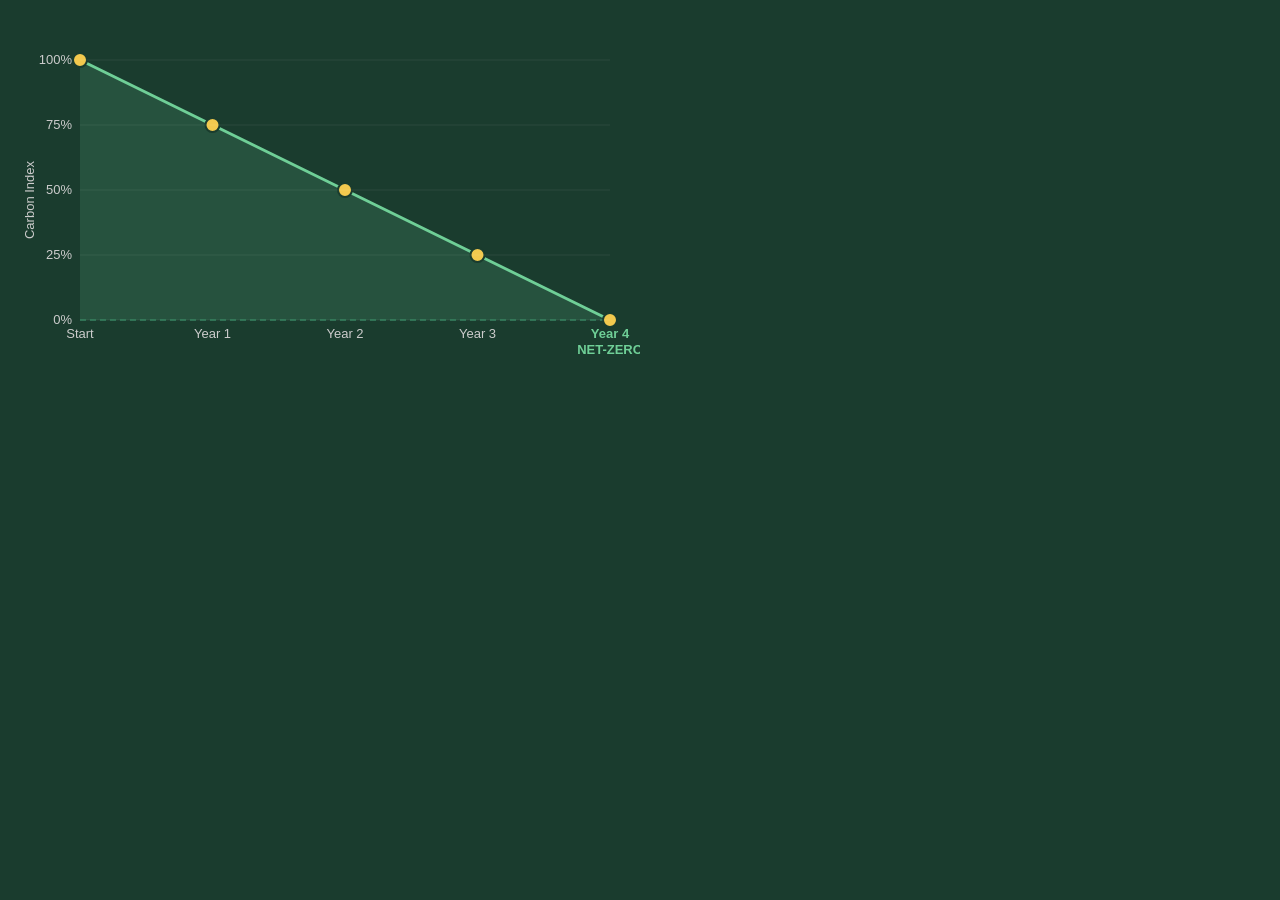
<file: charts/chart_carbon.html>
<!DOCTYPE html>
<html>
<head>
<meta charset="utf-8">
<style>
  * { margin: 0; padding: 0; box-sizing: border-box; }
  body { background: #1A3C2E; width: 660px; height: 400px; font-family: Calibri, sans-serif; display: flex; flex-direction: column; align-items: center; justify-content: center; gap: 10px; }
  h2 { color: #fff; font-size: 17px; font-weight: 600; }
  canvas { display: block; }
</style>
</head>
<body>
<canvas id="c" width="620" height="340"></canvas>
<script>
const canvas = document.getElementById('c');
const ctx = canvas.getContext('2d');
const W = canvas.width, H = canvas.height;
const pad = { top: 30, right: 30, bottom: 50, left: 60 };
const cw = W - pad.left - pad.right;
const ch = H - pad.top - pad.bottom;

const points = [
  { x: 0,    y: 100 },
  { x: 0.25, y: 75  },
  { x: 0.5,  y: 50  },
  { x: 0.75, y: 25  },
  { x: 1,    y: 0   },
];
const labels = ['Start', 'Year 1', 'Year 2', 'Year 3', 'Year 4\nNET-ZERO'];

function toCanvas(px, py) {
  return {
    x: pad.left + px * cw,
    y: pad.top  + (1 - py / 100) * ch
  };
}

// fill area
ctx.beginPath();
points.forEach((p, i) => {
  const c = toCanvas(p.x, p.y);
  i === 0 ? ctx.moveTo(c.x, c.y) : ctx.lineTo(c.x, c.y);
});
const base = toCanvas(1, 0);
const base0 = toCanvas(0, 0);
ctx.lineTo(base.x, base.y);
ctx.lineTo(base0.x, base0.y);
ctx.closePath();
ctx.fillStyle = 'rgba(111,207,151,0.15)';
ctx.fill();

// zero line
ctx.beginPath();
const z = toCanvas(0, 0);
const z1 = toCanvas(1, 0);
ctx.moveTo(z.x, z.y);
ctx.lineTo(z1.x, z1.y);
ctx.strokeStyle = '#2E7D5A';
ctx.lineWidth = 1.5;
ctx.setLineDash([6, 4]);
ctx.stroke();
ctx.setLineDash([]);

// line
ctx.beginPath();
points.forEach((p, i) => {
  const c = toCanvas(p.x, p.y);
  i === 0 ? ctx.moveTo(c.x, c.y) : ctx.lineTo(c.x, c.y);
});
ctx.strokeStyle = '#6FCF97';
ctx.lineWidth = 3;
ctx.stroke();

// dots
points.forEach(p => {
  const c = toCanvas(p.x, p.y);
  ctx.beginPath();
  ctx.arc(c.x, c.y, 7, 0, 2*Math.PI);
  ctx.fillStyle = '#F2C94E';
  ctx.strokeStyle = '#1A3C2E';
  ctx.lineWidth = 2;
  ctx.fill();
  ctx.stroke();
});

// y axis labels
ctx.fillStyle = '#CCCCCC';
ctx.font = '13px Calibri, sans-serif';
ctx.textAlign = 'right';
[0, 25, 50, 75, 100].forEach(v => {
  const c = toCanvas(0, v);
  ctx.fillText(v + '%', pad.left - 8, c.y + 4);
  // grid line
  ctx.beginPath();
  ctx.moveTo(pad.left, c.y);
  ctx.lineTo(W - pad.right, c.y);
  ctx.strokeStyle = 'rgba(255,255,255,0.07)';
  ctx.lineWidth = 1;
  ctx.stroke();
});

// x axis labels
ctx.textAlign = 'center';
ctx.fillStyle = '#CCCCCC';
ctx.font = '13px Calibri, sans-serif';
points.forEach((p, i) => {
  const c = toCanvas(p.x, 0);
  const lines = labels[i].split('\n');
  lines.forEach((l, li) => {
    const isLast = i === points.length - 1;
    ctx.fillStyle = isLast ? '#6FCF97' : '#CCCCCC';
    ctx.font = isLast ? 'bold 13px Calibri, sans-serif' : '13px Calibri, sans-serif';
    ctx.fillText(l, c.x, H - pad.bottom + 18 + li * 16);
  });
});

// axis label
ctx.fillStyle = '#CCCCCC';
ctx.font = '13px Calibri, sans-serif';
ctx.save();
ctx.translate(14, H/2);
ctx.rotate(-Math.PI/2);
ctx.textAlign = 'center';
ctx.fillText('Carbon Index', 0, 0);
ctx.restore();
</script>
</body>
</html>
</file>
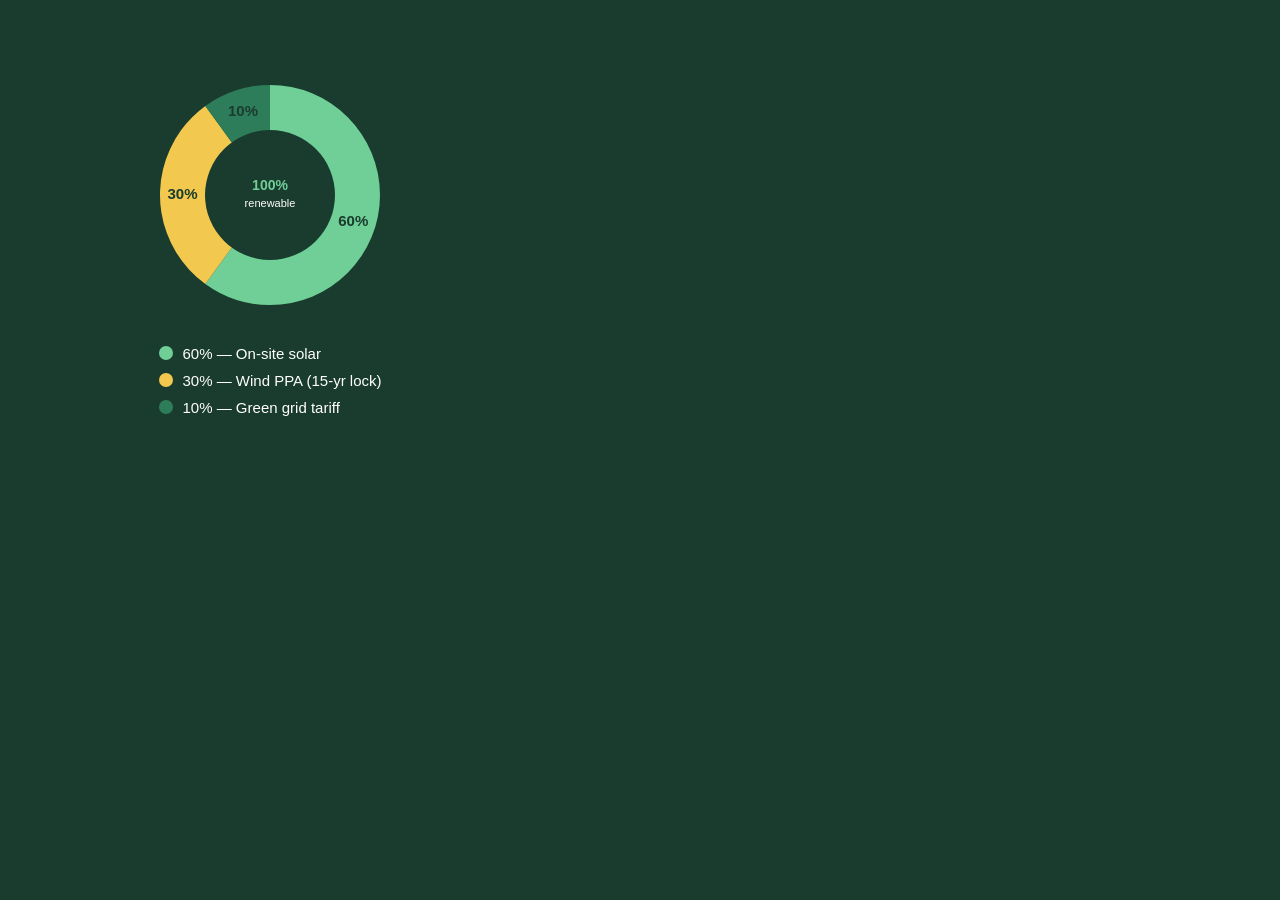
<file: charts/chart_donut.html>
<!DOCTYPE html>
<html>
<head>
<meta charset="utf-8">
<style>
  * { margin: 0; padding: 0; box-sizing: border-box; }
  body { background: #1A3C2E; width: 540px; height: 480px; display: flex; flex-direction: column; align-items: center; justify-content: center; font-family: Calibri, sans-serif; gap: 20px; }
  canvas { display: block; }
  .legend { display: flex; flex-direction: column; gap: 10px; }
  .leg-item { display: flex; align-items: center; gap: 10px; color: #fff; font-size: 15px; }
  .dot { width: 14px; height: 14px; border-radius: 50%; flex-shrink: 0; }
</style>
</head>
<body>
<canvas id="c" width="260" height="260"></canvas>
<div class="legend">
  <div class="leg-item"><div class="dot" style="background:#6FCF97"></div>60% — On-site solar</div>
  <div class="leg-item"><div class="dot" style="background:#F2C94E"></div>30% — Wind PPA (15-yr lock)</div>
  <div class="leg-item"><div class="dot" style="background:#2E7D5A"></div>10% — Green grid tariff</div>
</div>
<script>
const canvas = document.getElementById('c');
const ctx = canvas.getContext('2d');
const cx = 130, cy = 130, outer = 110, inner = 65;
const slices = [
  { pct: 0.60, color: '#6FCF97', label: '60%' },
  { pct: 0.30, color: '#F2C94E', label: '30%' },
  { pct: 0.10, color: '#2E7D5A', label: '10%' },
];
let start = -Math.PI / 2;
slices.forEach(s => {
  const end = start + s.pct * 2 * Math.PI;
  // slice
  ctx.beginPath();
  ctx.moveTo(cx, cy);
  ctx.arc(cx, cy, outer, start, end);
  ctx.closePath();
  ctx.fillStyle = s.color;
  ctx.fill();
  // label
  const mid = start + (end - start) / 2;
  const lr = (outer + inner) / 2;
  const lx = cx + lr * Math.cos(mid);
  const ly = cy + lr * Math.sin(mid);
  ctx.fillStyle = '#1A3C2E';
  ctx.font = 'bold 15px Calibri, sans-serif';
  ctx.textAlign = 'center';
  ctx.textBaseline = 'middle';
  ctx.fillText(s.label, lx, ly);
  start = end;
});
// hole
ctx.beginPath();
ctx.arc(cx, cy, inner, 0, 2 * Math.PI);
ctx.fillStyle = '#1A3C2E';
ctx.fill();
// centre text
ctx.fillStyle = '#6FCF97';
ctx.font = 'bold 14px Calibri, sans-serif';
ctx.textAlign = 'center';
ctx.textBaseline = 'middle';
ctx.fillText('100%', cx, cy - 9);
ctx.fillStyle = '#fff';
ctx.font = '11px Calibri, sans-serif';
ctx.fillText('renewable', cx, cy + 9);
</script>
</body>
</html>
</file>
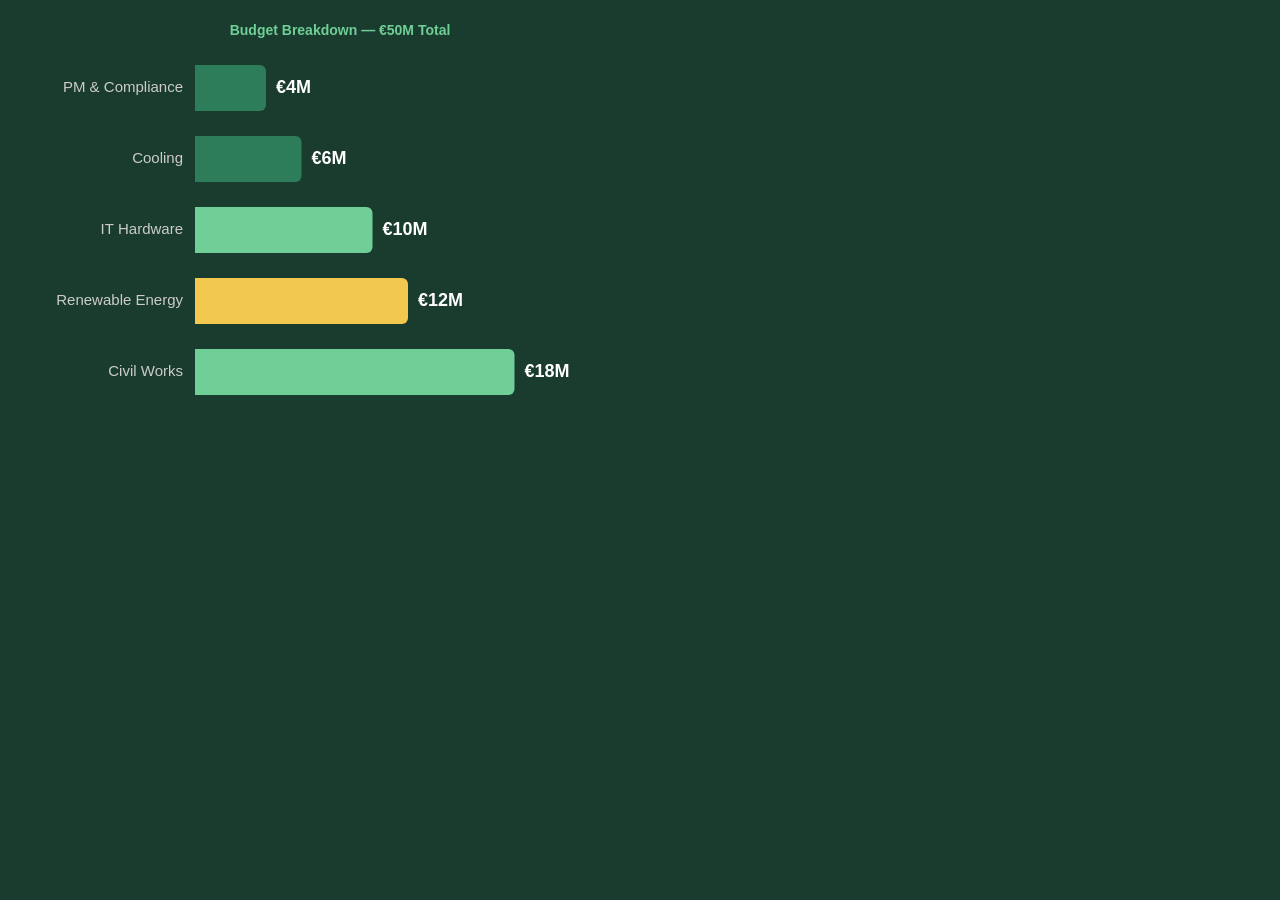
<file: charts/chart_finance.html>
<!DOCTYPE html>
<html>
<head>
<meta charset="utf-8">
<style>
  * { margin: 0; padding: 0; box-sizing: border-box; }
  body { background: #1A3C2E; width: 680px; height: 460px; font-family: Calibri, sans-serif; display: flex; flex-direction: column; align-items: center; justify-content: center; gap: 8px; }
  canvas { display: block; }
</style>
</head>
<body>
<canvas id="c" width="640" height="420"></canvas>
<script>
const canvas = document.getElementById('c');
const ctx = canvas.getContext('2d');
const W = canvas.width, H = canvas.height;

const items = [
  { label: 'PM & Compliance',    val: 4,  color: '#2E7D5A' },
  { label: 'Cooling',            val: 6,  color: '#2E7D5A' },
  { label: 'IT Hardware',        val: 10, color: '#6FCF97' },
  { label: 'Renewable Energy',   val: 12, color: '#F2C94E' },
  { label: 'Civil Works',        val: 18, color: '#6FCF97' },
];

const pad = { top: 20, right: 110, bottom: 20, left: 175 };
const cw = W - pad.left - pad.right;
const ch = H - pad.top - pad.bottom;
const barH = 46;
const gap = (ch - items.length * barH) / (items.length + 1);
const maxVal = 20;

items.forEach((item, i) => {
  const y = pad.top + gap + i * (barH + gap);
  const barW = (item.val / maxVal) * cw;

  // bar
  ctx.fillStyle = item.color;
  ctx.beginPath();
  ctx.roundRect(pad.left, y, barW, barH, [0, 6, 6, 0]);
  ctx.fill();

  // category label left
  ctx.fillStyle = '#CCCCCC';
  ctx.font = '15px Calibri, sans-serif';
  ctx.textAlign = 'right';
  ctx.textBaseline = 'middle';
  ctx.fillText(item.label, pad.left - 12, y + barH / 2);

  // value right
  ctx.fillStyle = '#FFFFFF';
  ctx.font = 'bold 18px Calibri, sans-serif';
  ctx.textAlign = 'left';
  ctx.fillText('€' + item.val + 'M', pad.left + barW + 10, y + barH / 2);
});

// title
ctx.fillStyle = '#6FCF97';
ctx.font = 'bold 14px Calibri, sans-serif';
ctx.textAlign = 'center';
ctx.textBaseline = 'top';
ctx.fillText('Budget Breakdown — €50M Total', W / 2, 4);
</script>
</body>
</html>
</file>
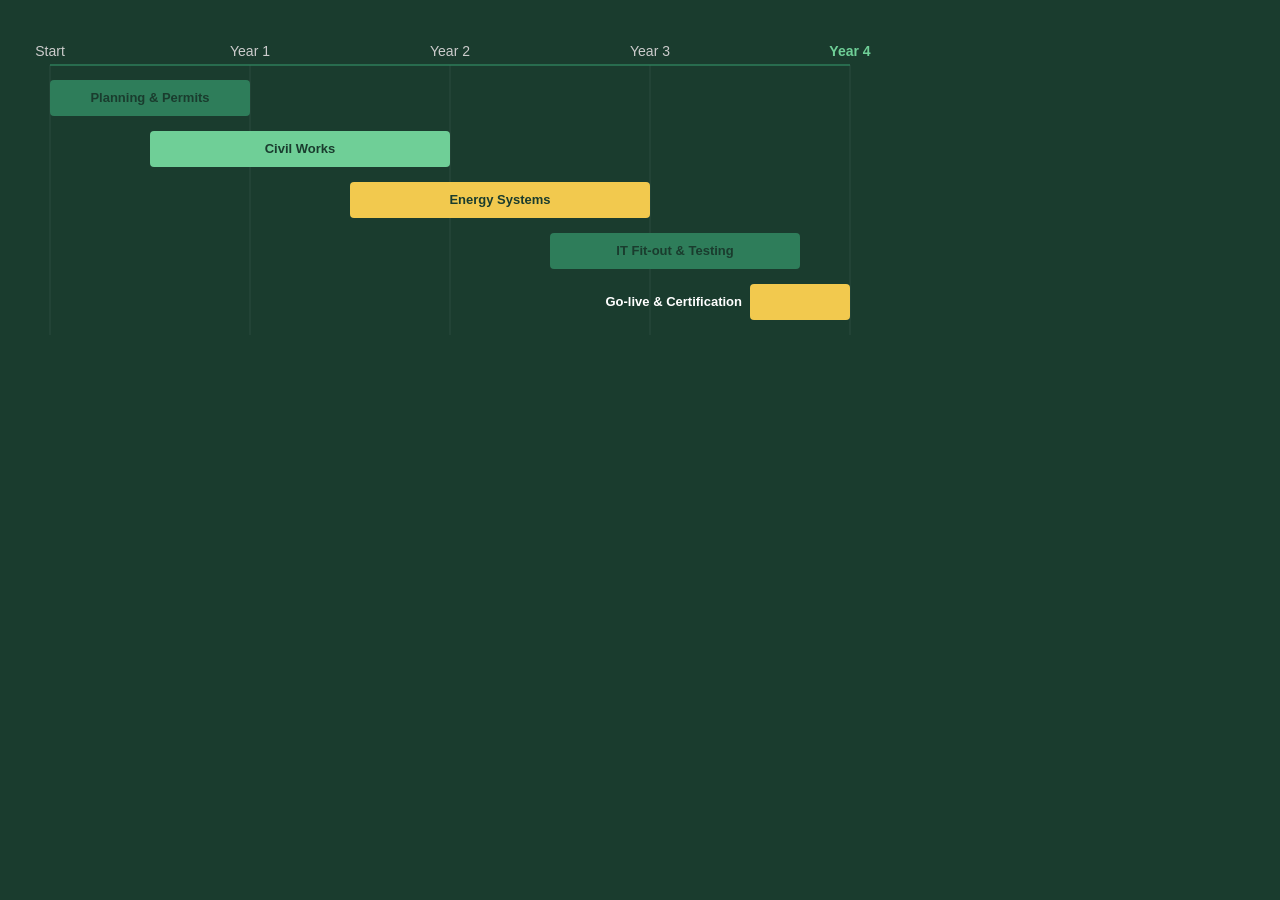
<file: charts/chart_gantt.html>
<!DOCTYPE html>
<html>
<head>
<meta charset="utf-8">
<style>
  * { margin: 0; padding: 0; box-sizing: border-box; }
  body { background: #1A3C2E; width: 900px; height: 380px; font-family: Calibri, sans-serif; display: flex; flex-direction: column; align-items: center; justify-content: center; }
  canvas { display: block; }
</style>
</head>
<body>
<canvas id="c" width="860" height="350"></canvas>
<script>
const canvas = document.getElementById('c');
const ctx = canvas.getContext('2d');
const W = canvas.width, H = canvas.height;

const phases = [
  { label: 'Planning & Permits',    start: 0,   end: 1,    color: '#2E7D5A' },
  { label: 'Civil Works',           start: 0.5, end: 2,    color: '#6FCF97' },
  { label: 'Energy Systems',        start: 1.5, end: 3,    color: '#F2C94E' },
  { label: 'IT Fit-out & Testing',  start: 2.5, end: 3.75, color: '#2E7D5A' },
  { label: 'Go-live & Certification', start: 3.5, end: 4,  color: '#F2C94E' },
];

const pad = { top: 50, right: 30, bottom: 30, left: 30 };
const cw = W - pad.left - pad.right;
const ch = H - pad.top - pad.bottom;
const total = 4; // years
const barH = 36;
const gap = (ch - phases.length * barH) / (phases.length + 1);

// x-axis ticks at top
const ticks = [0, 1, 2, 3, 4];
const tickLabels = ['Start', 'Year 1', 'Year 2', 'Year 3', 'Year 4'];

function xPos(year) { return pad.left + (year / total) * cw; }

// background grid
ticks.forEach(t => {
  ctx.beginPath();
  ctx.moveTo(xPos(t), pad.top);
  ctx.lineTo(xPos(t), H - pad.bottom);
  ctx.strokeStyle = 'rgba(255,255,255,0.08)';
  ctx.lineWidth = 1;
  ctx.stroke();
});

// tick labels
ctx.fillStyle = '#CCCCCC';
ctx.font = '14px Calibri, sans-serif';
ctx.textAlign = 'center';
ctx.textBaseline = 'bottom';
ticks.forEach((t, i) => {
  ctx.fillStyle = t === 4 ? '#6FCF97' : '#CCCCCC';
  ctx.font = t === 4 ? 'bold 14px Calibri, sans-serif' : '14px Calibri, sans-serif';
  ctx.fillText(tickLabels[i], xPos(t), pad.top - 6);
});

// divider line
ctx.beginPath();
ctx.moveTo(pad.left, pad.top);
ctx.lineTo(W - pad.right, pad.top);
ctx.strokeStyle = '#2E7D5A';
ctx.lineWidth = 1.5;
ctx.stroke();

// bars
phases.forEach((p, i) => {
  const y = pad.top + gap + i * (barH + gap);
  const x = xPos(p.start);
  const w = xPos(p.end) - xPos(p.start);

  // bar
  ctx.fillStyle = p.color;
  ctx.beginPath();
  ctx.roundRect(x, y, w, barH, 4);
  ctx.fill();

  // label — inside if wide enough, outside left otherwise
  const labelColor = p.color === '#F2C94E' ? '#1A3C2E' : '#1A3C2E';
  ctx.font = 'bold 13px Calibri, sans-serif';
  ctx.textBaseline = 'middle';
  const measured = ctx.measureText(p.label).width;
  if (w > measured + 20) {
    ctx.fillStyle = labelColor;
    ctx.textAlign = 'center';
    ctx.fillText(p.label, x + w / 2, y + barH / 2);
  } else {
    ctx.fillStyle = '#FFFFFF';
    ctx.textAlign = 'right';
    ctx.fillText(p.label, x - 8, y + barH / 2);
  }
});
</script>
</body>
</html>
</file>
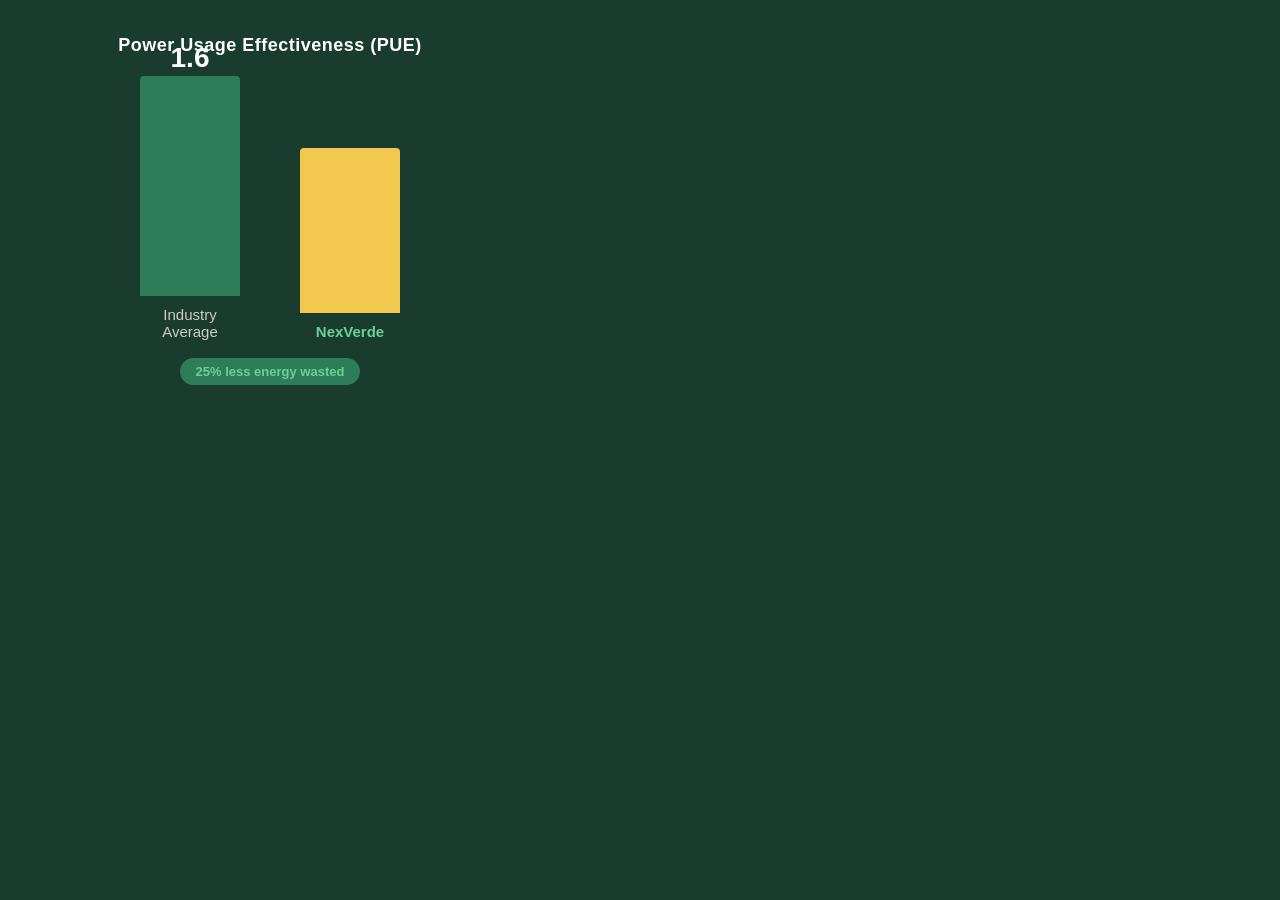
<file: charts/chart_pue.html>
<!DOCTYPE html>
<html>
<head>
<meta charset="utf-8">
<style>
  * { margin: 0; padding: 0; box-sizing: border-box; }
  body { background: #1A3C2E; width: 540px; height: 420px; display: flex; flex-direction: column; align-items: center; justify-content: center; font-family: Calibri, sans-serif; }
  h2 { color: #fff; font-size: 18px; font-weight: 600; margin-bottom: 24px; letter-spacing: 0.5px; }
  .bars { display: flex; gap: 60px; align-items: flex-end; height: 260px; padding: 0 40px; }
  .bar-group { display: flex; flex-direction: column; align-items: center; gap: 10px; }
  .bar-wrap { display: flex; align-items: flex-end; height: 220px; }
  .bar { width: 100px; border-radius: 4px 4px 0 0; position: relative; display: flex; justify-content: center; }
  .bar .val { position: absolute; top: -34px; font-size: 28px; font-weight: 700; color: #fff; }
  .label { color: #ccc; font-size: 15px; text-align: center; }
  .badge { margin-top: 18px; background: #2E7D5A; color: #6FCF97; font-size: 13px; font-weight: 700; padding: 6px 16px; border-radius: 20px; }
</style>
</head>
<body>
  <h2>Power Usage Effectiveness (PUE)</h2>
  <div class="bars">
    <div class="bar-group">
      <div class="bar-wrap">
        <div class="bar" style="height:220px; background:#2E7D5A;">
          <span class="val">1.6</span>
        </div>
      </div>
      <div class="label">Industry<br>Average</div>
    </div>
    <div class="bar-group">
      <div class="bar-wrap">
        <div class="bar" style="height:165px; background:#F2C94E;">
          <span class="val" style="color:#1A3C2E;">1.2</span>
        </div>
      </div>
      <div class="label" style="color:#6FCF97; font-weight:700;">NexVerde</div>
    </div>
  </div>
  <div class="badge">25% less energy wasted</div>
</body>
</html>
</file>
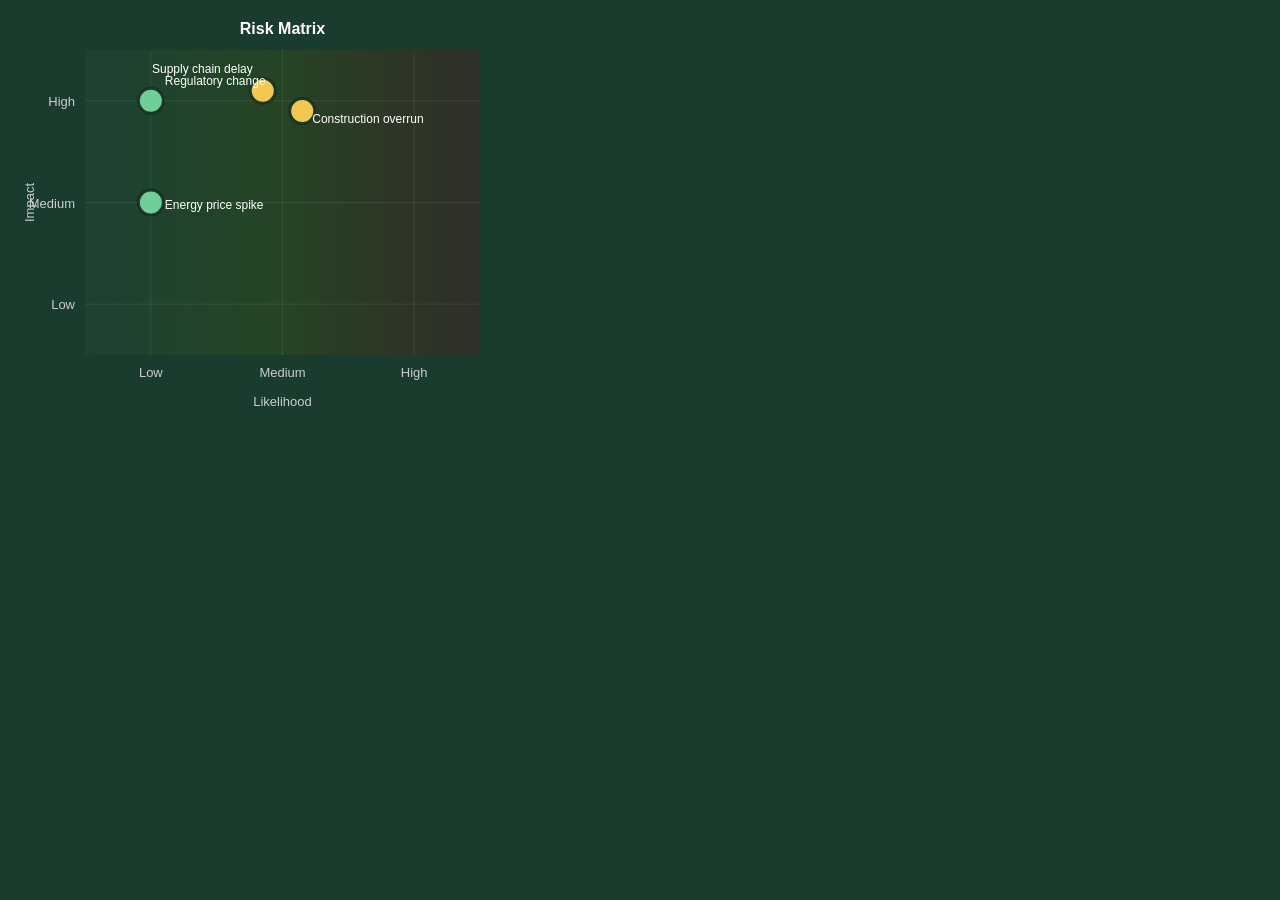
<file: charts/chart_risk.html>
<!DOCTYPE html>
<html>
<head>
<meta charset="utf-8">
<style>
  * { margin: 0; padding: 0; box-sizing: border-box; }
  body { background: #1A3C2E; width: 520px; height: 420px; font-family: Calibri, sans-serif; display: flex; flex-direction: column; align-items: center; justify-content: center; }
  canvas { display: block; }
</style>
</head>
<body>
<canvas id="c" width="480" height="400"></canvas>
<script>
const canvas = document.getElementById('c');
const ctx = canvas.getContext('2d');
const W = canvas.width, H = canvas.height;
const pad = { top: 40, right: 20, bottom: 55, left: 65 };
const cw = W - pad.left - pad.right;
const ch = H - pad.top - pad.bottom;

// map Low=1 Med=2 High=3 to 0..1
function px(v) { return pad.left + (v - 0.5) / 3 * cw; }
function py(v) { return pad.top + (1 - (v - 0.5) / 3) * ch; }

// background zones
const zoneGrad = ctx.createLinearGradient(pad.left, 0, pad.left + cw, 0);
zoneGrad.addColorStop(0,   'rgba(30,68,54,0.7)');
zoneGrad.addColorStop(0.5, 'rgba(46,74,32,0.6)');
zoneGrad.addColorStop(1,   'rgba(80,30,30,0.4)');
ctx.fillStyle = zoneGrad;
ctx.fillRect(pad.left, pad.top, cw, ch);

// grid lines
ctx.strokeStyle = 'rgba(255,255,255,0.08)';
ctx.lineWidth = 1;
[1,2,3].forEach(v => {
  // vertical
  ctx.beginPath(); ctx.moveTo(px(v), pad.top); ctx.lineTo(px(v), pad.top+ch); ctx.stroke();
  // horizontal
  ctx.beginPath(); ctx.moveTo(pad.left, py(v)); ctx.lineTo(pad.left+cw, py(v)); ctx.stroke();
});

// risks: [label, likelihood(1-3), impact(1-3), color]
const risks = [
  ["Supply chain delay",   1.85, 3.1,  '#F2C94E'],
  ["Energy price spike",   1.0,  2.0,  '#6FCF97'],
  ["Regulatory change",    1.0,  3.0,  '#6FCF97'],
  ["Construction overrun", 2.15, 2.9,  '#F2C94E'],
];

// label offsets [dx, dy, anchor]
const offsets = [
  [-10, -18, 'right'],
  [ 14,   6, 'left' ],
  [ 14, -16, 'left' ],
  [ 10,  12, 'left' ],
];

risks.forEach(([label, lh, im, col], i) => {
  const x = px(lh), y = py(im);
  // shadow
  ctx.beginPath(); ctx.arc(x, y, 14, 0, 2*Math.PI);
  ctx.fillStyle = 'rgba(0,0,0,0.3)'; ctx.fill();
  // dot
  ctx.beginPath(); ctx.arc(x, y, 12, 0, 2*Math.PI);
  ctx.fillStyle = col; ctx.fill();
  ctx.strokeStyle = '#1A3C2E'; ctx.lineWidth = 2; ctx.stroke();
  // label
  const [dx, dy, anchor] = offsets[i];
  ctx.fillStyle = '#FFFFFF';
  ctx.font = '12px Calibri, sans-serif';
  ctx.textAlign = anchor;
  ctx.fillText(label, x + dx, y + dy);
});

// axes labels
const axLabels = ['Low', 'Medium', 'High'];
ctx.fillStyle = '#CCCCCC'; ctx.font = '13px Calibri, sans-serif';
// x axis
ctx.textAlign = 'center';
[1,2,3].forEach((v,i) => ctx.fillText(axLabels[i], px(v), pad.top + ch + 22));
// y axis
ctx.textAlign = 'right';
[1,2,3].forEach((v,i) => ctx.fillText(axLabels[i], pad.left - 10, py(v) + 5));

// axis titles
ctx.fillStyle = '#CCCCCC'; ctx.font = '13px Calibri, sans-serif';
ctx.textAlign = 'center';
ctx.fillText('Likelihood', pad.left + cw/2, H - 4);
ctx.save(); ctx.translate(14, pad.top + ch/2); ctx.rotate(-Math.PI/2);
ctx.fillText('Impact', 0, 0); ctx.restore();

// title
ctx.fillStyle = '#FFFFFF'; ctx.font = 'bold 16px Calibri, sans-serif';
ctx.textAlign = 'center';
ctx.fillText('Risk Matrix', pad.left + cw/2, 24);
</script>
</body>
</html>
</file>
<file: styles.css>
@import url('https://fonts.googleapis.com/css2?family=Inter:wght@400;500;600;700;800;900&display=swap');

*, *::before, *::after { box-sizing: border-box; margin: 0; padding: 0; }
:root {
  --green: #16a34a;
  --green-l: #dcfce7;
  --green-m: #86efac;
  --teal: #0d9488;
  --bg: #f9fafb;
  --white: #ffffff;
  --border: #e5e7eb;
  --text: #111827;
  --muted: #6b7280;
  --radius: 12px;
}
html { scroll-behavior: smooth; }
body { font-family: 'Inter', 'Segoe UI', system-ui, sans-serif; background: var(--bg); color: var(--text); line-height: 1.5; overflow-x: hidden; }

/* NAV */
nav {
  position: fixed; top: 0; left: 0; right: 0; z-index: 200;
  background: rgba(255,255,255,.95); backdrop-filter: blur(12px);
  border-bottom: 1px solid var(--border);
  display: flex; align-items: center; justify-content: space-between;
  padding: 0 2.5rem; height: 60px;
}
.nav-logo { display: flex; align-items: center; gap: .55rem; font-weight: 800; font-size: 1.1rem; color: var(--green); text-decoration: none; }
.nav-links { display: flex; gap: 2rem; list-style: none; }
.nav-links a { color: var(--muted); text-decoration: none; font-size: .88rem; transition: color .2s; }
.nav-links a:hover { color: var(--green); }
.nav-cta { background: var(--green); color: #fff; padding: .45rem 1.2rem; border-radius: 7px; font-weight: 700; font-size: .85rem; text-decoration: none; transition: background .2s; }
.nav-cta:hover { background: #15803d; }

/* SECTIONS */
.section { padding: 5rem 2rem; max-width: 1100px; margin: 0 auto; }
.pill { display: inline-block; background: var(--green-l); color: var(--green); border-radius: 20px; padding: .25rem .9rem; font-size: .75rem; font-weight: 700; letter-spacing: .06em; text-transform: uppercase; margin-bottom: 1rem; }
h1 { font-size: clamp(2.4rem, 5vw, 3.6rem); font-weight: 900; line-height: 1.1; }
h2 { font-size: clamp(1.6rem, 3vw, 2.2rem); font-weight: 800; margin-bottom: 1rem; }
h3 { font-size: 1rem; font-weight: 700; margin-bottom: .3rem; }
p, li { color: var(--muted); font-size: .92rem; }
.hl { color: var(--green); }
.divider { height: 1px; background: var(--border); max-width: 1100px; margin: 0 auto; }

/* HERO */
#hero { min-height: 100vh; display: flex; align-items: center; padding-top: 60px; }
.hero-grid { display: grid; grid-template-columns: 1fr 1fr; gap: 4rem; align-items: center; width: 100%; max-width: 1100px; margin: 0 auto; padding: 0 2rem; }
.hero-sub { font-size: 1.1rem; color: var(--muted); margin: 1rem 0 2rem; }
.cta-row { display: flex; gap: 1rem; }
.btn { display: inline-flex; align-items: center; gap: .4rem; padding: .75rem 1.8rem; border-radius: 8px; font-weight: 700; font-size: .95rem; text-decoration: none; border: none; cursor: pointer; transition: all .2s; }
.btn-primary { background: var(--green); color: #fff; }
.btn-primary:hover { background: #15803d; transform: translateY(-2px); box-shadow: 0 4px 12px rgba(22,163,74,.3); }
.btn-outline { background: transparent; color: var(--text); border: 1.5px solid var(--border); }
.btn-outline:hover { border-color: var(--green); color: var(--green); }

/* HERO STATS CARD */
.hero-card { background: var(--white); border: 1px solid var(--border); border-radius: 16px; overflow: hidden; box-shadow: 0 4px 24px rgba(0,0,0,.07); animation: slideInRight .8s ease-out; }
.hero-card-header { background: var(--green); color: #fff; padding: 1rem 1.4rem; display: flex; align-items: center; gap: .6rem; font-size: .82rem; font-weight: 600; }
.hero-card-dot { width: 8px; height: 8px; border-radius: 50%; background: rgba(255,255,255,.5); animation: blink 2s infinite; }
.hero-card-dot:nth-child(2) { animation-delay: .3s; }
.hero-card-dot:nth-child(3) { animation-delay: .6s; }
@keyframes blink { 0%,100%{opacity:.5} 50%{opacity:1} }
.hero-stats { display: grid; grid-template-columns: 1fr 1fr; gap: 1px; background: var(--border); }
.stat { background: var(--white); padding: 1.2rem 1.4rem; }
.stat-num { font-size: 1.6rem; font-weight: 900; color: var(--green); }
.stat-lbl { font-size: .72rem; color: var(--muted); }

/* HERO IMAGE */
.hero-image-container {
  margin-top: 1.5rem;
  border-radius: 16px;
  overflow: hidden;
  box-shadow: 0 8px 32px rgba(0,0,0,.12);
  position: relative;
  animation: float 6s ease-in-out infinite;
}
.hero-image-container img {
  width: 100%;
  height: auto;
  display: block;
  transition: transform .4s ease;
}
.hero-image-container:hover img {
  transform: scale(1.03);
}
.hero-image-overlay {
  position: absolute;
  bottom: 0; left: 0; right: 0;
  padding: 1rem 1.2rem;
  background: linear-gradient(transparent, rgba(0,0,0,.7));
  color: #fff;
  font-size: .85rem;
  font-weight: 600;
}

/* ANIMATIONS */
@keyframes float {
  0%, 100% { transform: translateY(0); }
  50% { transform: translateY(-8px); }
}
@keyframes slideInRight {
  from { opacity: 0; transform: translateX(30px); }
  to { opacity: 1; transform: translateX(0); }
}
@keyframes fadeInUp {
  from { opacity: 0; transform: translateY(20px); }
  to { opacity: 1; transform: translateY(0); }
}
@keyframes countUp {
  from { opacity: 0; transform: translateY(10px); }
  to { opacity: 1; transform: translateY(0); }
}
@keyframes pulse {
  0%, 100% { opacity: 1; transform: scale(1); box-shadow: 0 0 12px rgba(255,255,255,.6); }
  50% { opacity: .4; transform: scale(.7); box-shadow: 0 0 4px rgba(255,255,255,.3); }
}
@keyframes shimmer {
  0% { transform: rotate(0deg); }
  100% { transform: rotate(360deg); }
}
@keyframes flowLine {
  0% { stroke-dashoffset: 100; }
  100% { stroke-dashoffset: 0; }
}
@keyframes nodeGlow {
  0%, 100% { filter: drop-shadow(0 0 3px rgba(22,163,74,.5)); }
  50% { filter: drop-shadow(0 0 8px rgba(22,163,74,.8)); }
}

/* CARDS */
.cards { display: grid; grid-template-columns: repeat(auto-fit, minmax(220px, 1fr)); gap: 1.2rem; margin-top: 2rem; }
.card { background: var(--white); border: 1px solid var(--border); border-radius: var(--radius); padding: 1.4rem; transition: box-shadow .3s, transform .3s; }
.card:hover { box-shadow: 0 8px 24px rgba(0,0,0,.1); transform: translateY(-4px); }
.card-icon { font-size: 1.6rem; margin-bottom: .75rem; }

/* TWO-COL */
.two-col { display: grid; grid-template-columns: 1fr 1fr; gap: 3rem; align-items: start; }

/* TEAM */
.team-grid { display: grid; grid-template-columns: 1fr 1fr; gap: 1rem; }
.team-card { background: var(--white); border: 1px solid var(--border); border-radius: var(--radius); padding: 1rem 1.2rem; display: flex; align-items: center; gap: .9rem; transition: all .3s ease; }
.team-card:hover { transform: translateY(-3px); box-shadow: 0 8px 24px rgba(0,0,0,.1); }
.team-av { width: 48px; height: 48px; border-radius: 50%; flex-shrink: 0; background: var(--green-l); color: var(--green); display: flex; align-items: center; justify-content: center; font-weight: 800; font-size: .9rem; }

/* CERTS */
.cert-row { display: flex; flex-wrap: wrap; gap: .5rem; margin-top: 1.2rem; }
.cert { background: var(--green-l); color: var(--green); border-radius: 6px; padding: .28rem .7rem; font-size: .75rem; font-weight: 600; transition: all .2s ease; cursor: default; }
.cert:hover { background: var(--green); color: #fff; transform: scale(1.05); }

/* PORTFOLIO */
.proj-card { background: var(--white); border: 1px solid var(--border); border-radius: var(--radius); padding: 1.5rem; margin-bottom: 1rem; display: grid; grid-template-columns: 1fr auto; gap: 2rem; align-items: start; transition: all .3s ease; }
.proj-card:hover { box-shadow: 0 8px 32px rgba(0,0,0,.08); transform: translateY(-2px); }
.proj-tag { display: inline-block; background: #f0fdf4; color: var(--green); border: 1px solid #bbf7d0; border-radius: 4px; padding: .15rem .55rem; font-size: .72rem; font-weight: 600; margin-bottom: .5rem; }
.proj-stats { display: flex; flex-direction: column; gap: .6rem; text-align: right; min-width: 130px; }
.ps-num { font-size: 1.2rem; font-weight: 800; color: var(--green); }
.ps-lbl { font-size: .68rem; color: var(--muted); }
ul.bullet { list-style: none; padding: 0; display: flex; flex-direction: column; gap: .3rem; margin-top: .4rem; }
ul.bullet li::before { content: '→'; color: var(--green); margin-right: .4rem; font-weight: 700; }

/* TECH PILLARS */
.pillar { background: var(--white); border: 1px solid var(--border); border-radius: var(--radius); padding: 1.3rem 1.5rem; margin-bottom: .8rem; display: flex; gap: 1rem; align-items: flex-start; transition: all .3s ease; position: relative; overflow: hidden; }
.pillar::before { content: ''; position: absolute; left: 0; top: 0; bottom: 0; width: 4px; background: var(--green); transform: scaleY(0); transition: transform .3s ease; }
.pillar:hover { box-shadow: 0 8px 24px rgba(0,0,0,.08); }
.pillar:hover::before { transform: scaleY(1); }
.pillar-num { font-size: .7rem; font-weight: 700; color: var(--green); text-transform: uppercase; letter-spacing: .08em; min-width: 55px; margin-top: .15rem; }
.pillar-icon { font-size: 1.4rem; min-width: 1.8rem; }
.chips { display: flex; flex-wrap: wrap; gap: .3rem; margin-top: .5rem; }
.chip { background: #f3f4f6; border: 1px solid var(--border); border-radius: 4px; padding: .12rem .45rem; font-size: .7rem; color: var(--muted); transition: all .2s ease; }
.chip:hover { background: var(--green-l); color: var(--green); border-color: var(--green-m); }

/* SUS BARS */
.bar-row { margin-bottom: 1rem; }
.bar-hdr { display: flex; justify-content: space-between; font-size: .85rem; margin-bottom: .35rem; }
.bar-track { height: 7px; background: #f3f4f6; border-radius: 4px; overflow: hidden; }
.bar-fill { height: 100%; border-radius: 4px; background: linear-gradient(90deg, var(--teal), var(--green)); }

/* PORTAL CTA */
#portal-cta { background: var(--green); padding: 4rem 2rem; text-align: center; position: relative; overflow: hidden; }
#portal-cta::before { content: ''; position: absolute; top: -50%; left: -50%; width: 200%; height: 200%; background: radial-gradient(circle, rgba(255,255,255,.1) 0%, transparent 60%); animation: shimmer 8s linear infinite; }
.portal-box { max-width: 520px; margin: 0 auto; position: relative; z-index: 1; }
#portal-cta h2, #portal-cta p { color: #fff; }
#portal-cta p { opacity: .85; }

/* FOOTER */
footer { text-align: center; padding: 2rem; border-top: 1px solid var(--border); color: var(--muted); font-size: .8rem; background: var(--white); }

/* LIVE STATS - IMPROVED SPACING */
#live-stats {
  background: linear-gradient(135deg, var(--green) 0%, #15803d 50%, var(--teal) 100%);
  padding: 4.5rem 2rem;
  position: relative;
  overflow: hidden;
}
.live-stats-inner { max-width: 1100px; margin: 0 auto; }
.live-stats-header { display: flex; align-items: center; gap: .8rem; margin-bottom: 2.5rem; }
.live-dot { width: 12px; height: 12px; border-radius: 50%; background: #fff; animation: pulse 1.8s infinite; box-shadow: 0 0 12px rgba(255,255,255,.6); }
.live-label { font-size: .8rem; font-weight: 700; color: rgba(255,255,255,.9); letter-spacing: .08em; text-transform: uppercase; }
.stats-grid { display: grid; grid-template-columns: repeat(3, 1fr); gap: 1px; background: rgba(255,255,255,.2); border-radius: 12px; overflow: clip; }
.stat-tile { background: rgba(255,255,255,.08); padding: 1.8rem 2rem; transition: background .3s ease, box-shadow .3s ease; border-radius: 0; }
.stats-grid > .stat-tile:nth-child(1) { border-radius: 12px 0 0 0; }
.stats-grid > .stat-tile:nth-child(3) { border-radius: 0 12px 0 0; }
.stats-grid > .stat-tile:nth-child(4) { border-radius: 0 0 0 12px; }
.stats-grid > .stat-tile:nth-child(6) { border-radius: 0 0 12px 0; }
.stat-tile:hover { background: rgba(255,255,255,.16); box-shadow: 0 0 0 2px rgba(255,255,255,.25); z-index: 1; position: relative; }
.stat-tile-num { font-size: 2rem; font-weight: 900; color: #fff; line-height: 1.2; margin-bottom: .3rem; }
.stat-tile-unit { font-size: .9rem; font-weight: 700; color: rgba(255,255,255,.7); margin-left: .2rem; }
.stat-tile-label { font-size: .78rem; color: rgba(255,255,255,.65); margin-top: .6rem; line-height: 1.4; }
.stat-tile-delta { display: inline-block; font-size: .72rem; font-weight: 700; color: #86efac; background: rgba(134,239,172,.15); border-radius: 4px; padding: .15rem .5rem; margin-bottom: .5rem; }

/* PUE CARD ─────────────────────────────────────────────────── */
.pue-card {
  margin-top: 3rem;
  background: rgba(255,255,255,.08);
  border: 1px solid rgba(255,255,255,.12);
  border-radius: 16px;
  padding: clamp(1.2rem, 3vw, 2rem) clamp(1rem, 3vw, 1.8rem) clamp(1.4rem, 3vw, 1.8rem);
  color: #fff; /* default all descendant text to white on the green gradient */
}
.pue-card-head { text-align: center; margin-bottom: 1.2rem; }
.pue-card-head h3 { color: #fff; font-size: clamp(1rem, 2.6vw, 1.15rem); margin: 0 0 .4rem; font-weight: 700; }
.pue-card-head p  { color: rgba(255,255,255,.85); font-size: clamp(.8rem, 2.1vw, .9rem); margin: 0; font-weight: 500; }

/* Comparison strip — sits below the gauge */
.pue-compare {
  display: grid;
  grid-template-columns: 1fr auto 1fr;
  align-items: center;
  gap: clamp(.5rem, 2vw, 1.2rem);
  max-width: 520px;
  margin: 1.2rem auto 0;
}
.pue-chip {
  display: flex; align-items: center; gap: .6rem;
  background: rgba(255,255,255,.12);
  border: 1px solid rgba(255,255,255,.25);
  border-radius: 12px;
  padding: .7rem .9rem;
  color: #fff;
}
.pue-chip-crane    { border-color: rgba(255,255,255,.5); }
.pue-chip-industry {
  border-color: rgba(252,165,165,.55);
  flex-direction: row-reverse;
}
.pue-chip-industry .pue-chip-body { text-align: right; }
.pue-chip-dot { width: 12px; height: 12px; border-radius: 50%; flex-shrink: 0; }
.pue-chip-crane    .pue-chip-dot { background: #fff; box-shadow: 0 0 0 3px rgba(255,255,255,.2); }
.pue-chip-industry .pue-chip-dot { background: #fca5a5; box-shadow: 0 0 0 3px rgba(252,165,165,.25); }
.pue-chip-val { font-size: clamp(1.35rem, 5vw, 1.75rem); font-weight: 900; color: #fff; line-height: 1; letter-spacing: -.02em; }
.pue-chip-lbl { font-size: clamp(.68rem, 1.8vw, .78rem); color: rgba(255,255,255,.85); font-weight: 700; letter-spacing: .06em; text-transform: uppercase; margin-top: .25rem; }
.pue-delta {
  text-align: center;
  background: linear-gradient(135deg, rgba(255,255,255,.22), rgba(255,255,255,.08));
  border: 1px solid rgba(255,255,255,.4);
  border-radius: 12px;
  padding: .6rem .9rem;
  min-width: 0;
  color: #fff;
}
.pue-delta-num { font-size: clamp(1.15rem, 4.5vw, 1.5rem); font-weight: 900; color: #fff; line-height: 1; }
.pue-delta-lbl { font-size: clamp(.62rem, 1.6vw, .7rem); color: rgba(255,255,255,.9); font-weight: 700; margin-top: .3rem; letter-spacing: .04em; text-transform: uppercase; }

/* Legend */
.pue-legend {
  display: flex; justify-content: center; flex-wrap: wrap;
  gap: .5rem 1.4rem;
  margin-top: 1.2rem;
  color: #fff;
}
.pue-legend-item { display: flex; align-items: center; gap: .45rem; font-size: clamp(.72rem, 1.8vw, .8rem); color: rgba(255,255,255,.9); font-weight: 600; }
.pue-legend-sw { width: 16px; height: 8px; border-radius: 2px; flex-shrink: 0; }

/* PUE mobile stacking — below ~440px the 3-column strip cramps too much */
@media (max-width: 440px) {
  .pue-compare {
    grid-template-columns: 1fr 1fr;
    grid-template-areas:
      "crane industry"
      "delta delta";
  }
  .pue-chip-crane    { grid-area: crane; }
  .pue-chip-industry { grid-area: industry; flex-direction: row; }
  .pue-chip-industry .pue-chip-body { text-align: left; }
  .pue-delta         { grid-area: delta; padding: .7rem 1rem; display: flex; align-items: center; justify-content: center; gap: .6rem; }
  .pue-delta-num { line-height: 1; }
  .pue-delta-lbl { margin-top: 0; }
}

/* FADE-IN */
.fade { opacity: 0; transform: translateY(18px); transition: opacity .45s, transform .45s; }
.fade.on { opacity: 1; transform: none; }

/* STAGGER-IN — cards/pillars/tiles slide up when scrolled into view */
.card, .pillar, .proj-card, .team-card, .stat-tile { opacity: 0; transform: translateY(24px); }
.stagger-in { animation: staggerIn .7s cubic-bezier(.16,1,.3,1) forwards; }
@keyframes staggerIn {
  0%   { opacity: 0; transform: translateY(24px) scale(.98); }
  100% { opacity: 1; transform: translateY(0) scale(1); }
}

/* HERO — Ken-Burns slow zoom on background (see index.html for #hero::before) */
@keyframes kenBurns {
  0%   { transform: scale(1) translate(0, 0); }
  100% { transform: scale(1.12) translate(-2%, -1%); }
}

/* HERO H1 — word-by-word reveal */
#hero h1 { animation: heroReveal 1.2s cubic-bezier(.16,1,.3,1) both; }
#hero .hero-sub { animation: heroReveal 1.2s .25s cubic-bezier(.16,1,.3,1) both; }
#hero .cta-row  { animation: heroReveal 1.2s .5s cubic-bezier(.16,1,.3,1) both; }
#hero .pill     { animation: heroReveal 1s cubic-bezier(.16,1,.3,1) both; }
@keyframes heroReveal {
  0%   { opacity: 0; transform: translateY(30px); filter: blur(6px); }
  100% { opacity: 1; transform: translateY(0);    filter: blur(0);   }
}

/* HERO STAT numbers — pulse glow when count-up finishes */
#hero .stat-num { animation: numGlow 2s ease-out .8s both; }
@keyframes numGlow {
  0%   { text-shadow: 0 0 0 rgba(22,163,74,0);   }
  50%  { text-shadow: 0 0 20px rgba(22,163,74,.5); }
  100% { text-shadow: 0 0 0 rgba(22,163,74,0);   }
}

/* STAT TILE — shimmer sweep on scroll-in */
.stat-tile { position: relative; }
.stat-tile::after {
  content: '';
  position: absolute;
  top: 0; left: -100%;
  width: 60%; height: 100%;
  background: linear-gradient(90deg, transparent, rgba(255,255,255,.15), transparent);
  transition: left .8s ease-in-out;
  pointer-events: none;
}
.stat-tile.stagger-in::after { left: 150%; }
.stat-tile:hover { box-shadow: 0 8px 32px rgba(0,0,0,.15); }
.stat-tile-num { transition: transform .3s ease; }
.stat-tile:hover .stat-tile-num { transform: scale(1.05); }

/* PILL — subtle scale-in */
.pill { animation: pillPop .6s cubic-bezier(.5,1.5,.5,1) both; }
@keyframes pillPop {
  0%   { opacity: 0; transform: scale(.7); }
  100% { opacity: 1; transform: scale(1);  }
}

/* BUTTON — magnetic hover */
.btn-primary { position: relative; overflow: hidden; }
.btn-primary::before {
  content: '';
  position: absolute;
  top: 0; left: -100%;
  width: 100%; height: 100%;
  background: linear-gradient(90deg, transparent, rgba(255,255,255,.3), transparent);
  transition: left .5s ease;
}
.btn-primary:hover::before { left: 100%; }

/* LIVE DOT — enhanced pulse */
.live-dot { animation: pulseStrong 1.8s infinite; }
@keyframes pulseStrong {
  0%, 100% { opacity: 1; transform: scale(1);    box-shadow: 0 0 0 0 rgba(255,255,255,.6); }
  50%      { opacity: .6; transform: scale(1.4); box-shadow: 0 0 0 12px rgba(255,255,255,0); }
}

/* BAR FILL — shine sweep after fill animation */
.bar-fill { position: relative; overflow: hidden; }
.bar-fill::after {
  content: '';
  position: absolute;
  top: 0; left: -100%;
  width: 40%; height: 100%;
  background: linear-gradient(90deg, transparent, rgba(255,255,255,.4), transparent);
  animation: barShine 3s ease-in-out 1.5s infinite;
}
@keyframes barShine {
  0%   { left: -100%; }
  60%  { left: 150%;  }
  100% { left: 150%;  }
}

/* PROJECT CARD — number counter emphasis on hover */
.proj-card .ps-num { transition: transform .3s cubic-bezier(.5,1.5,.5,1), color .3s; }
.proj-card:hover .ps-num { transform: scale(1.12); color: #15803d; }

/* PILLAR — icon rotate on hover */
.pillar-icon { transition: transform .5s cubic-bezier(.5,1.5,.5,1); display: inline-block; }
.pillar:hover .pillar-icon { transform: rotate(-10deg) scale(1.2); }

/* TEAM AVATAR — pop on hover */
.team-av { transition: transform .3s cubic-bezier(.5,1.5,.5,1), background .3s, color .3s; }
.team-card:hover .team-av { transform: scale(1.15) rotate(-5deg); background: var(--green); color: #fff; }

/* ── CONTINUOUS ANIMATION ────────────────────────────────── */

/* Hero canvas particle network */
#hero-canvas {
  position: absolute; inset: 0;
  pointer-events: none; z-index: 0;
}
#hero > .hero-grid { position: relative; z-index: 1; }

/* Ambient floating orbs inside live-stats */
.live-orb {
  position: absolute; border-radius: 50%; pointer-events: none;
  background: radial-gradient(circle, rgba(255,255,255,.18) 0%, transparent 70%);
  filter: blur(55px);
}
@keyframes orbDrift1 { 0%,100%{transform:translate(0,0)} 40%{transform:translate(-70px,55px)} 70%{transform:translate(35px,-30px)} }
@keyframes orbDrift2 { 0%,100%{transform:translate(0,0)} 40%{transform:translate(60px,-65px)} 70%{transform:translate(-40px,35px)} }
@keyframes orbDrift3 { 0%,100%{transform:translate(0,0)} 50%{transform:translate(28px,62px)} }

/* Live-stats tiles must never start hidden — override the shared stagger-in rule */
#live-stats .stat-tile { opacity: 1; transform: none; animation: none; }

/* Sparklines inside stat tiles */
.stat-sparkline { display:block; width:100%; height:26px; margin-top:.45rem; }

/* Stat tile numbers — gentle breathe while live */
@keyframes numBreathe { 0%,100%{text-shadow:none} 50%{text-shadow:0 0 18px rgba(255,255,255,.4)} }
.stat-tile-num { animation: numBreathe 3.5s ease-in-out infinite; }

/* Hero card header — continuous light sweep */
.hero-card-header { position:relative; overflow:hidden; }
.hero-card-header::after {
  content: ''; position: absolute; top: 0; left: -80%;
  width: 50%; height: 100%;
  background: linear-gradient(90deg, transparent, rgba(255,255,255,.22), transparent);
  animation: headerSweep 5s ease-in-out 2.5s infinite;
  pointer-events: none;
}
@keyframes headerSweep { 0%,100%{left:-80%} 55%{left:140%} }

/* Respect prefers-reduced-motion */
@media (prefers-reduced-motion: reduce) {
  *, *::before, *::after {
    animation-duration: .01ms !important;
    animation-iteration-count: 1 !important;
    transition-duration: .01ms !important;
  }
  #hero::before { animation: none; }
}

/* ENERGY FLOW SVG */
.flow-path { stroke-dasharray: 10 5; animation: flowLine 2s linear infinite; }
.flow-node { animation: nodeGlow 2s ease-in-out infinite; }

/* HAMBURGER */
.nav-hamburger { display: none; flex-direction: column; gap: 5px; background: none; border: none; cursor: pointer; padding: .4rem; }
.nav-hamburger span { display: block; width: 24px; height: 2px; background: var(--text); border-radius: 2px; transition: all .3s ease; }
.nav-hamburger.open span:nth-child(1) { transform: translateY(7px) rotate(45deg); }
.nav-hamburger.open span:nth-child(2) { opacity: 0; }
.nav-hamburger.open span:nth-child(3) { transform: translateY(-7px) rotate(-45deg); }

/* MOBILE NAV OVERLAY */
.mobile-nav-overlay {
  display: none;
  position: fixed; inset: 60px 0 0 0;
  z-index: 190;
  background: rgba(255,255,255,.98);
  backdrop-filter: blur(12px);
  flex-direction: column;
  align-items: center;
  justify-content: center;
  gap: 2rem;
}
.mobile-nav-overlay.open { display: flex; }
.mobile-nav-overlay a { font-size: 1.2rem; font-weight: 700; color: var(--text); text-decoration: none; transition: color .2s; }
.mobile-nav-overlay a:hover { color: var(--green); }
.mobile-nav-overlay .nav-cta { font-size: 1rem; padding: .7rem 2rem; }

/* SCROLL TO TOP */
#scroll-top { position: fixed; bottom: 2rem; right: 2rem; z-index: 300; width: 44px; height: 44px; border-radius: 50%; background: var(--green); color: #fff; border: none; cursor: pointer; font-size: 1.2rem; display: flex; align-items: center; justify-content: center; opacity: 0; pointer-events: none; transition: opacity .3s, transform .3s; box-shadow: 0 4px 14px rgba(22,163,74,.4); }
#scroll-top.visible { opacity: 1; pointer-events: auto; }
#scroll-top:hover { transform: translateY(-3px); }

/* RESPONSIVE */
@media (max-width: 900px) {
  nav { padding: 0 1.2rem; }
  .nav-links { gap: 1.2rem; }
  .section { padding: 3.5rem 1.2rem; }
  #live-stats { padding: 3rem 1.2rem; }
  .hero-grid { gap: 2rem; padding: 0 1.2rem; }
  .two-col { gap: 2rem; }
  .stats-grid { grid-template-columns: repeat(2, 1fr); }
  .stats-grid > .stat-tile:nth-child(1) { border-radius: 12px 0 0 0; }
  .stats-grid > .stat-tile:nth-child(2) { border-radius: 0 12px 0 0; }
  .stats-grid > .stat-tile:nth-child(3),
  .stats-grid > .stat-tile:nth-child(4) { border-radius: 0; }
  .stats-grid > .stat-tile:nth-child(5) { border-radius: 0 0 0 12px; }
  .stats-grid > .stat-tile:nth-child(6) { border-radius: 0 0 12px 0; }
}

@media (max-width: 768px) {
  nav { padding: 0 1rem; height: 56px; }
  .nav-links { display: none; }
  .nav-hamburger { display: flex; }
  .nav-cta { display: none; }
  .nav-logo { font-size: 1rem; }

  .section { padding: 3rem 1.1rem; }
  #live-stats { padding: 2.8rem 1.1rem; }
  #hero { min-height: auto; padding-top: 5rem; padding-bottom: 3rem; }
  .hero-grid { grid-template-columns: 1fr; gap: 1.8rem; padding: 0 1.1rem; }
  .two-col, .team-grid { grid-template-columns: 1fr; gap: 1.5rem; }
  .proj-card { grid-template-columns: 1fr; gap: 1rem; }
  .proj-stats { flex-direction: row; text-align: left; justify-content: flex-start; gap: 1.5rem; min-width: 0; }
  .proj-stats > div { text-align: left; }

  .cta-row { flex-direction: column; align-items: stretch; }
  .cta-row .btn { justify-content: center; }

  .stat { padding: .95rem 1rem; }
  .hero-stats .stat-num { font-size: 1.3rem !important; }
  .stat-lbl { font-size: .66rem; }
  .hero-card-header { padding: .8rem 1rem; font-size: .74rem; }

  h1 { font-size: 2rem; line-height: 1.15; }
  h2 { font-size: 1.5rem; }

  .hero-sub { font-size: 1rem; margin: .85rem 0 1.5rem; }

  .stats-grid { grid-template-columns: 1fr; }
  .stats-grid > .stat-tile:nth-child(1) { border-radius: 12px 12px 0 0; }
  .stats-grid > .stat-tile:nth-child(6) { border-radius: 0 0 12px 12px; }
  .stats-grid > .stat-tile:not(:first-child):not(:last-child) { border-radius: 0; }
  .stat-tile { padding: 1.2rem 1.4rem; }
  .stat-tile-num { font-size: 1.65rem; }

  .pillar { padding: 1.1rem 1.2rem; gap: .8rem; flex-wrap: wrap; }
  .pillar-num { min-width: 0; font-size: .68rem; }
  .pillar-icon { font-size: 1.2rem; min-width: 1.5rem; }
  .pillar > div { flex: 1 1 100%; }

  .cards { grid-template-columns: 1fr 1fr; gap: .8rem; }
  .card { padding: 1.1rem; }
  .card-icon { font-size: 1.4rem; }

  #portal-cta { padding: 3rem 1.1rem; }
  .portal-box h2 { font-size: 1.4rem; }
  .portal-box .btn { padding: .8rem 1.6rem !important; font-size: .95rem !important; }

  footer { padding: 1.6rem 1rem; font-size: .74rem; }

  #scroll-top { bottom: 1rem; right: 1rem; width: 40px; height: 40px; }

  #live-stats .live-stats-header { margin-bottom: 1.8rem; }
  #live-stats svg text { font-size: 10px; }
}

@media (max-width: 480px) {
  nav { padding: 0 .9rem; }
  .section { padding: 2.4rem .9rem; }
  #live-stats { padding: 2.4rem .9rem; }
  #hero { padding-top: 4.5rem; }
  .hero-grid { padding: 0 .9rem; }
  h1 { font-size: 1.7rem; }
  h2 { font-size: 1.3rem; }
  .hero-sub { font-size: .95rem; }
  .cards { grid-template-columns: 1fr; }
  .cert-row { gap: .35rem; }
  .cert { font-size: .68rem; padding: .22rem .55rem; }
  .team-card { padding: .8rem .9rem; gap: .7rem; }
  .team-av { width: 40px; height: 40px; font-size: .82rem; }

  /* PUE gauge — shrink centre readout */
  #pue-gauge text[font-size="40"] { font-size: 32px; }

  .hero-stats { grid-template-columns: 1fr; }
  .stat { padding: .8rem 1rem; }
}
</file>
